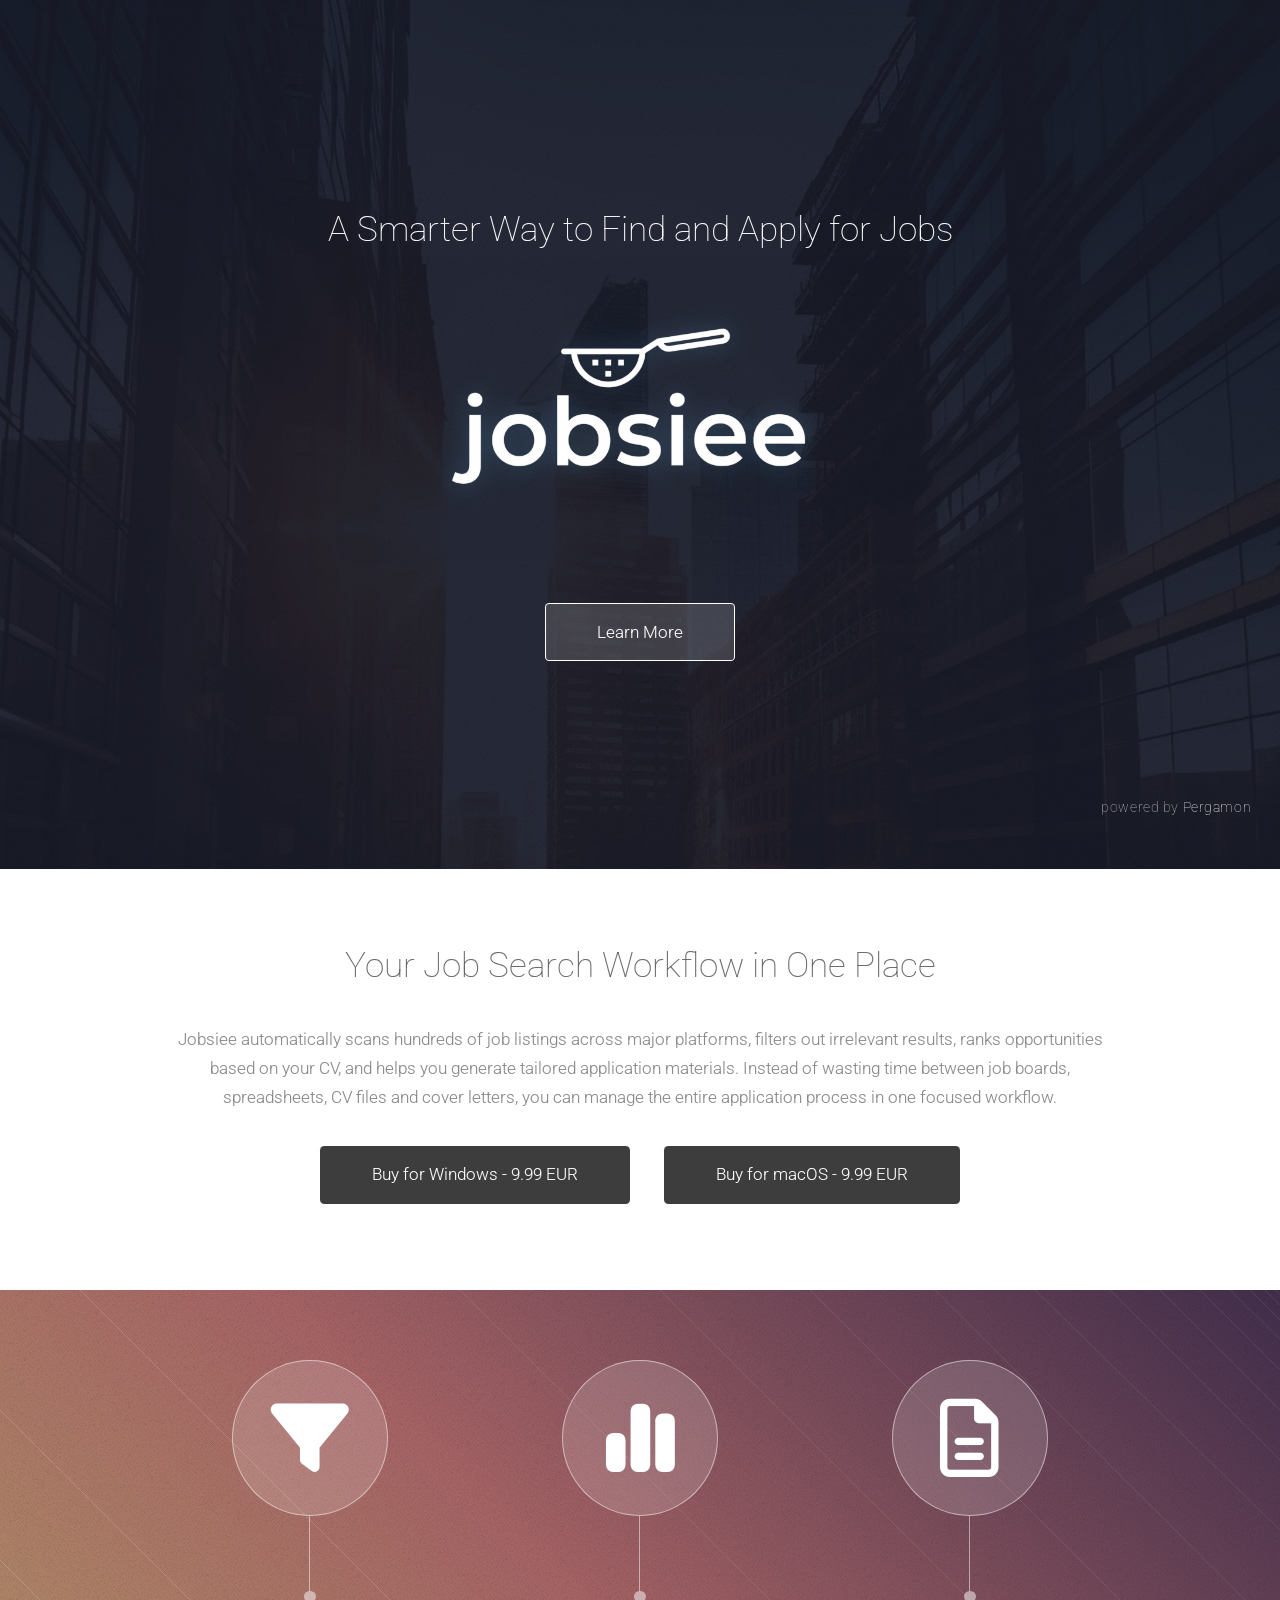
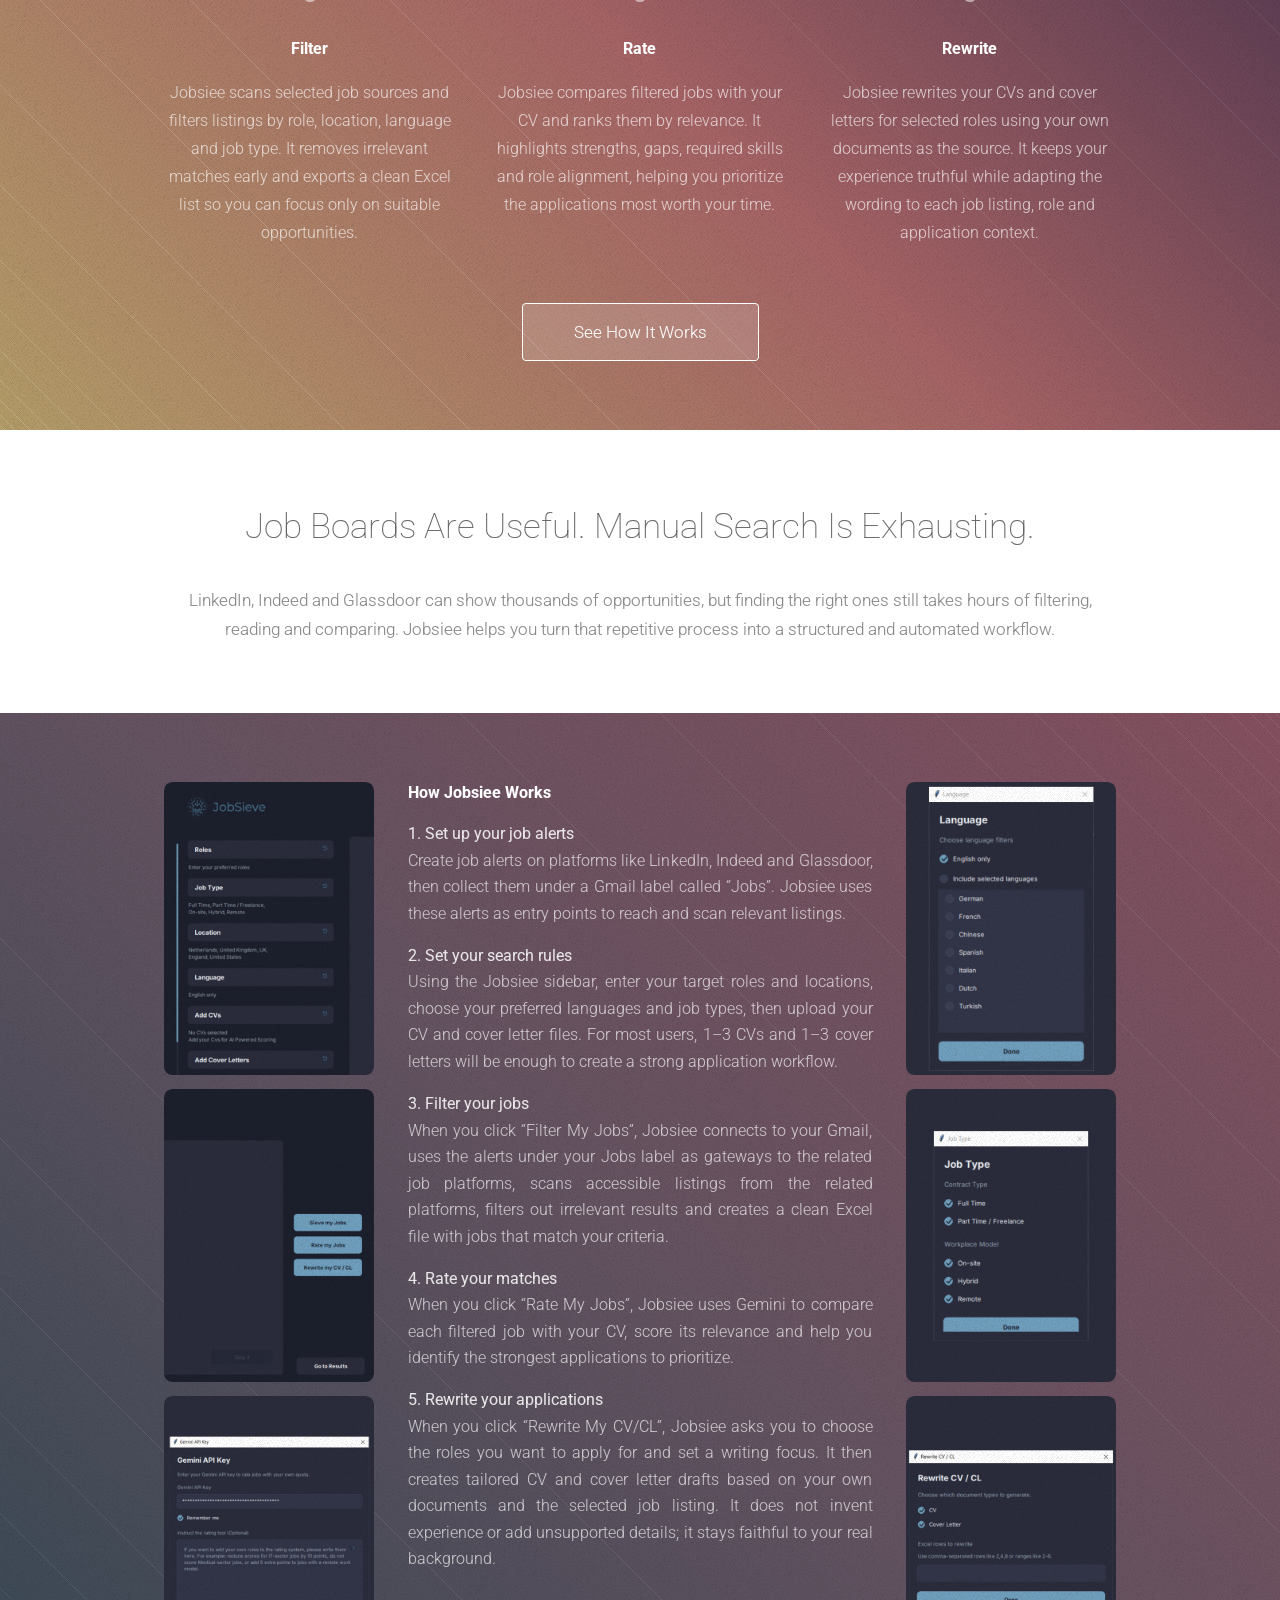
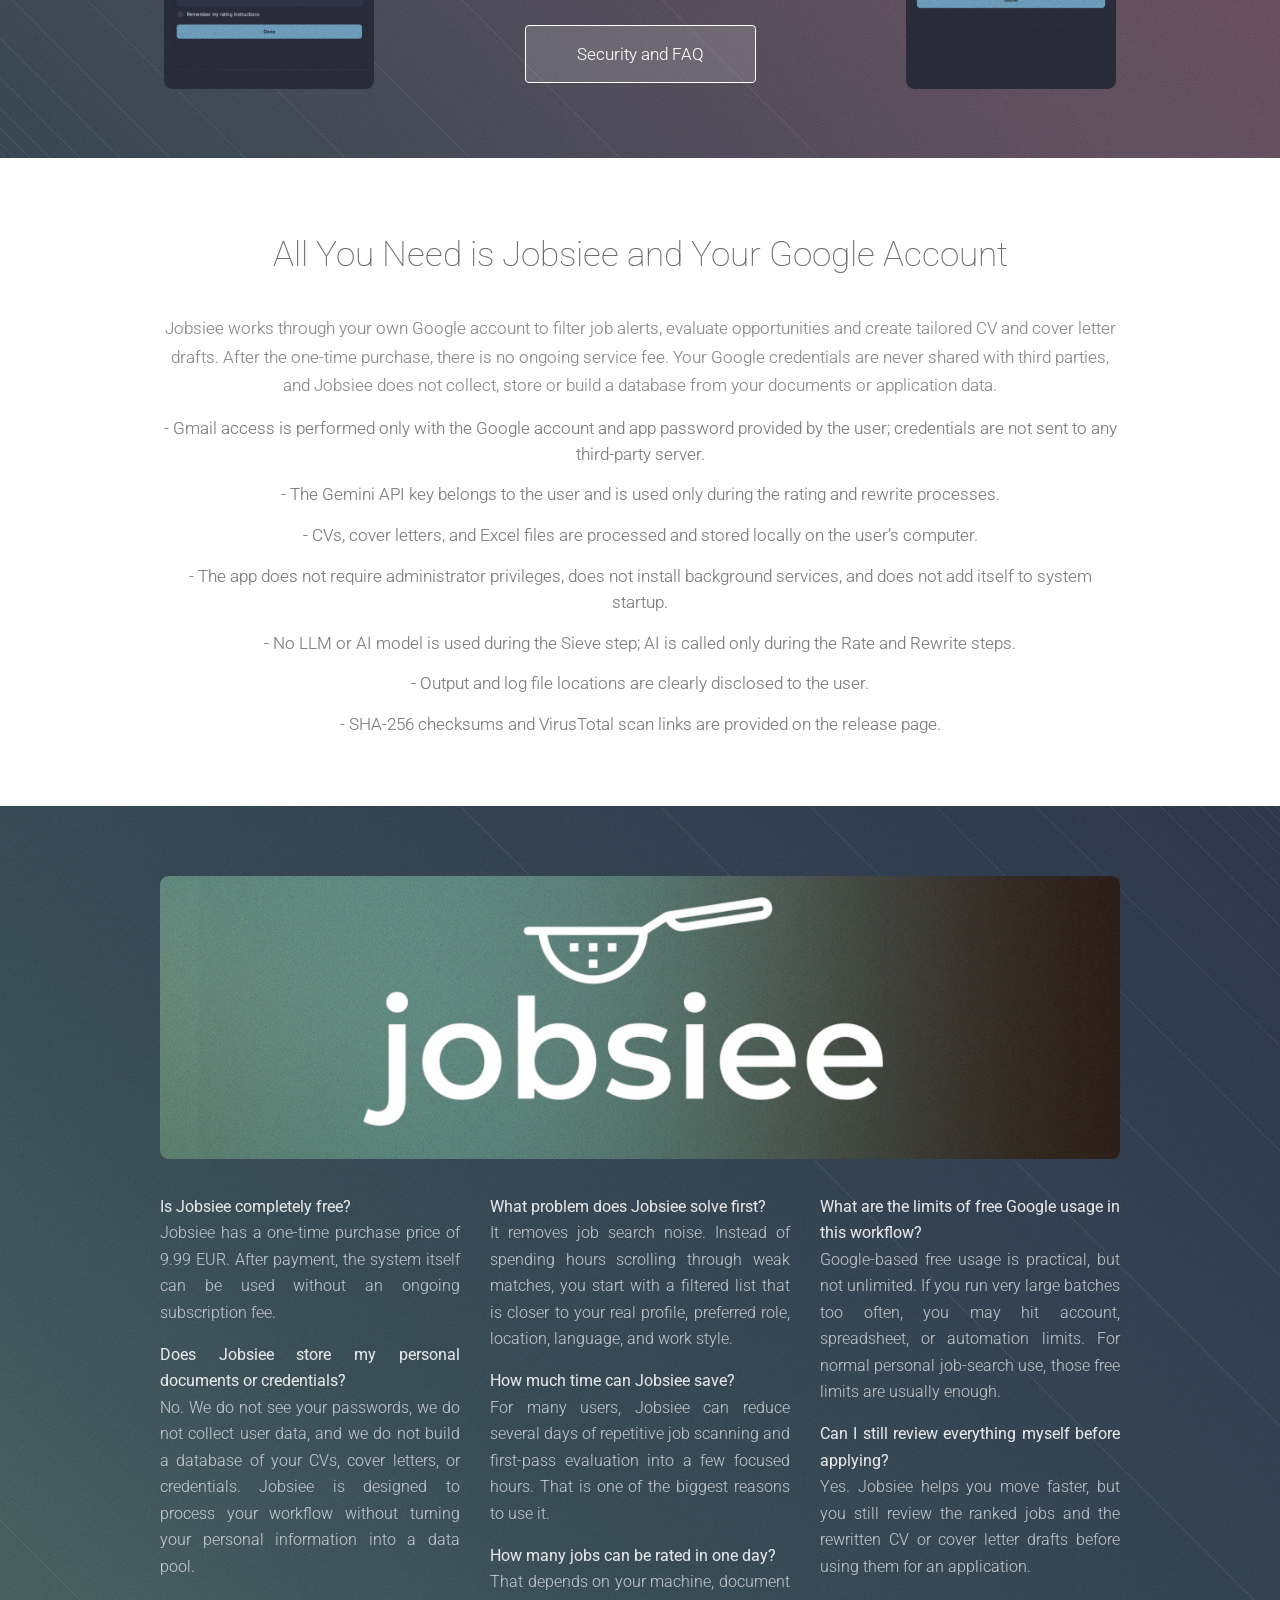
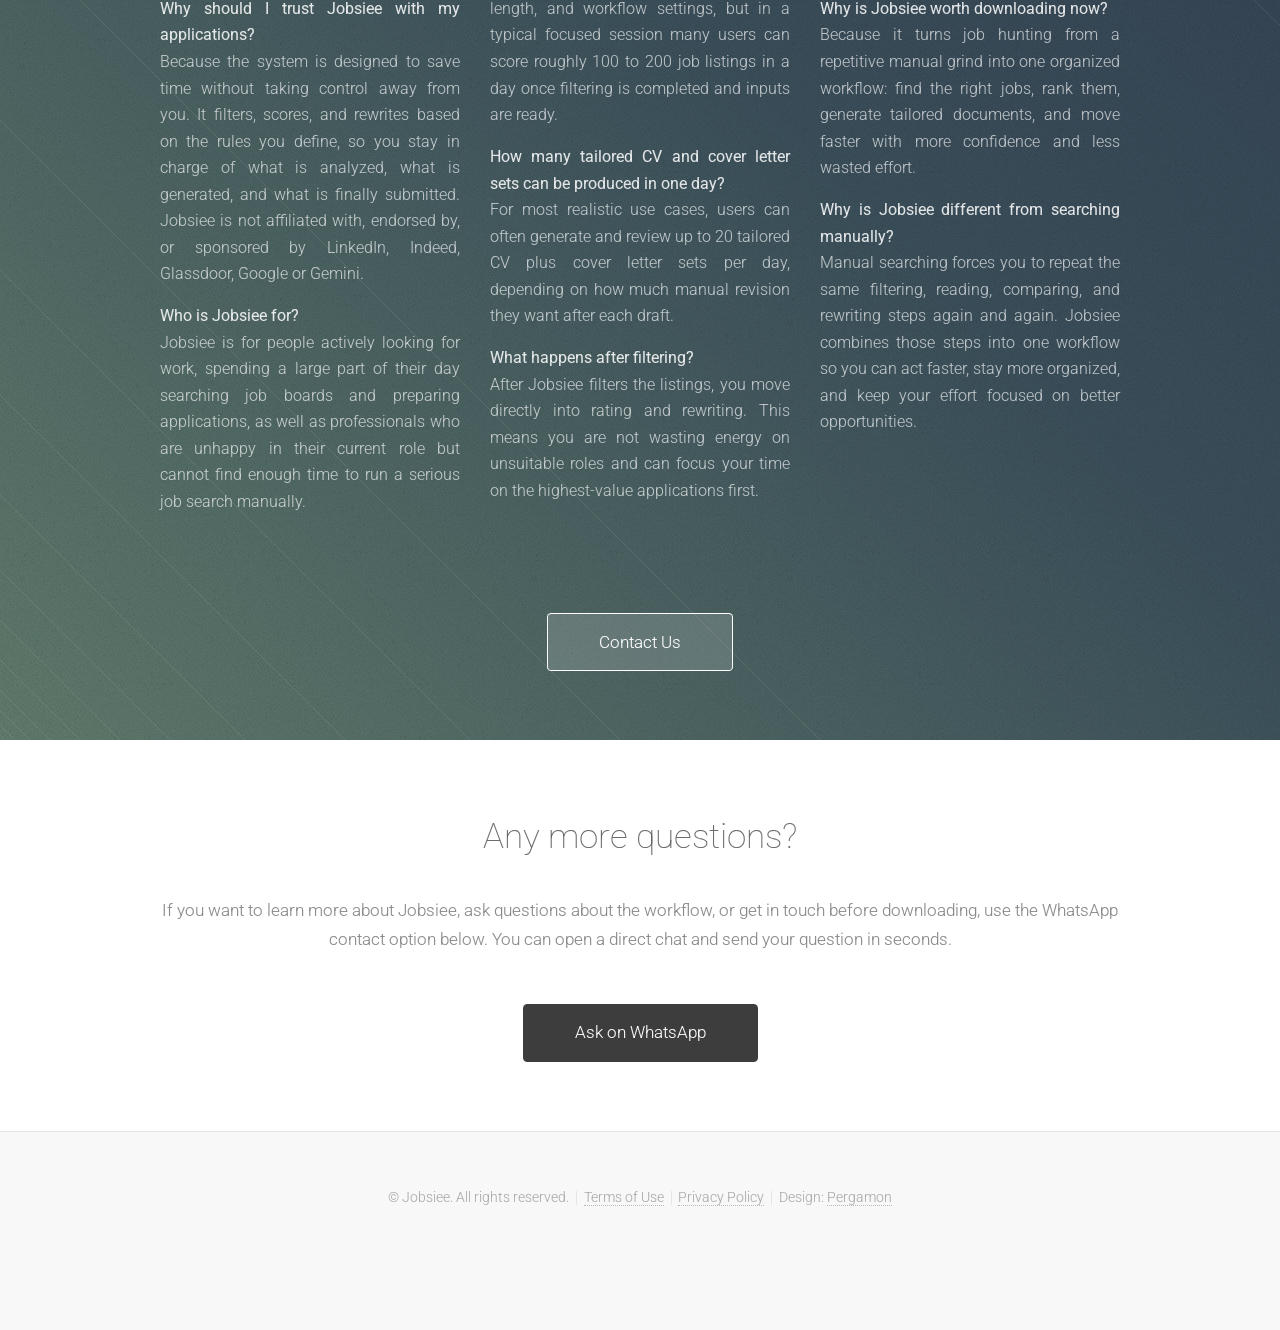
<file: index.html>
<!DOCTYPE HTML>
<!--
	Tessellate by HTML5 UP
	html5up.net | @ajlkn
	Free for personal and commercial use under the CCA 3.0 license (html5up.net/license)
-->
<html>
	<head>
		<title>Jobsiee – AI-Powered Job Assistant</title>
		<meta charset="utf-8" />
		<meta name="viewport" content="width=device-width, initial-scale=1, user-scalable=no" />
        <link rel="stylesheet" href="assets/css/main.css" />
		<link rel="stylesheet" href="https://cdnjs.cloudflare.com/ajax/libs/font-awesome/6.7.2/css/all.min.css" />
	</head>
	<body class="is-preload">

		<!-- Header -->
			<section id="header" class="dark">
				<header>
					<h1>A Smarter Way to Find and Apply for Jobs</h1>

					<img src="images/jobsiee logo alpha_00000.png" alt="jobsiee Logo" class="header-logo" />

					<p class="header-byline">powered by <a href="http://www.pergamonyapim.com">Pergamon</a></p>
				</header>
				<footer>
					<ul class="actions special header-actions">
						<li><a href="#" class="button">Download for Windows – €9.99</a></li>
						<li><a href="#first" class="button scrolly">Learn More</a></li>
						<li><a href="#" class="button">Download for macOS – €9.99</a></li>
					</ul>
				</footer>
			</section>

		<!-- First -->
			<section id="first" class="main">
				<header>
					<div class="container">
						<h2>Your Job Search Workflow in One Place</h2>
						<p>Jobsiee automatically scans hundreds of job listings across major platforms,
	filters out irrelevant results, ranks opportunities based on your CV,
	and helps you generate tailored application materials. Instead of wasting time
	between job boards, spreadsheets, CV files and cover letters, you can manage the
	entire application process in one focused workflow.</p>
						<ul class="actions special purchase-actions">
							<li><a href="#" class="button">Buy for Windows - 9.99 EUR</a></li>
							<li><a href="#" class="button">Buy for macOS - 9.99 EUR</a></li>
						</ul>
					</div>
				</header>
				<div class="content dark style1 featured">
					<div class="container">
						<div class="row style3-copy-row">
							<div class="col-4 col-12-narrow style3-intro-copy">
								<section class="feature-copy">
									<span class="feature-icon"><span class="icon fa-solid fa-filter"></span></span>
									<header>
										<h3>Filter</h3>
									</header>
									<p>Jobsiee scans selected job sources and filters listings by role, 
										location, language and job type. It removes irrelevant matches early and exports 
										a clean Excel list so you can focus only on suitable opportunities.</p>
								</section>
							</div>
							<div class="col-4 col-12-narrow style3-intro-copy">
								<section class="feature-copy">
									<span class="feature-icon"><span class="icon fa-solid fa-chart-simple"></span></span>
									<header>
										<h3>Rate</h3>
									</header>
									<p>Jobsiee compares filtered jobs with your CV and ranks them by relevance. 
										It highlights strengths, gaps, required skills and role alignment, 
										helping you prioritize the applications most worth your time.</p>
								</section>
							</div>
							<div class="col-4 col-12-narrow style3-intro-copy">
								<section class="feature-copy">
									<span class="feature-icon"><span class="icon fa-regular fa-file-lines"></span></span>
									<header>
										<h3>Rewrite</h3>
									</header>
									<p>Jobsiee rewrites your CVs and cover letters for selected roles using your own documents 
as the source. It keeps your experience truthful 
while adapting the wording to each job listing, role and application context.</p>
								</section>
							</div>
							<div class="col-12">
								<footer>
									<a href="#second" class="button scrolly">See How It Works</a>
								</footer>
							</div>
						</div>
					</div>
				</div>
			</section>

		<!-- Second -->
			<section id="second" class="main">
				<header>
					<div class="container">
						<h2>Job Boards Are Useful. Manual Search Is Exhausting.</h2>
						<p> LinkedIn, Indeed and Glassdoor can show thousands of opportunities, but finding 
							the right ones still takes hours of filtering, reading and comparing. 
							Jobsiee helps you turn that repetitive process into a structured and automated workflow.</p>
					</div>
				</header>
				<div class="content dark style2">
					<div class="container">
						<div class="row workflow-layout">
							<div class="col-3 col-12-narrow">
								<div class="workflow-images">
									<div><a href="#" class="image fit"><img src="images/ui1.png" alt="" /></a></div>
									<div><a href="#" class="image fit"><img src="images/ui2.png" alt="" /></a></div>
									<div><a href="#" class="image fit"><img src="images/ui5.png" alt="" /></a></div>
								</div>
							</div>
							<div class="col-6 col-12-narrow">
								<section class="workflow-copy">
									<h3>How Jobsiee Works</h3>

									<p><strong>1. Set up your job alerts</strong><br />
Create job alerts on platforms like LinkedIn, Indeed and Glassdoor, then collect them under a 
Gmail label called “Jobs”. Jobsiee uses these alerts as entry points to reach and scan relevant 
listings.</p>

<p><strong>2. Set your search rules</strong><br />
Using the Jobsiee sidebar, enter your target roles and locations, choose your preferred languages 
and job types, then upload your CV and cover letter files. For most users, 1–3 CVs and 1–3 cover 
letters will be enough to create a strong application workflow.</p>

<p><strong>3. Filter your jobs</strong><br />
When you click “Filter My Jobs”, Jobsiee connects to your Gmail, uses the alerts under your Jobs 
label as gateways to the related job platforms, scans accessible listings from the related platforms, 
filters out irrelevant results and creates a clean Excel file with jobs that match your criteria.</p>

<p><strong>4. Rate your matches</strong><br />
When you click “Rate My Jobs”, Jobsiee uses Gemini to compare each filtered job with your CV, 
score its relevance and help you identify the strongest applications to prioritize.</p>

<p><strong>5. Rewrite your applications</strong><br />
When you click “Rewrite My CV/CL”, Jobsiee asks you to choose the roles you want to apply for and 
set a writing focus. It then creates tailored CV and cover letter drafts based on your own documents 
and the selected job listing. It does not invent experience or add unsupported details; 
it stays faithful to your real background.</p>
									<footer>
										<a href="#third" class="button scrolly">Security and FAQ</a>
									</footer>
								</section>
							</div>
							<div class="col-3 col-12-narrow">
								<div class="workflow-images">
									<div><a href="#" class="image fit"><img src="images/ui4.png" alt="" /></a></div>
									<div><a href="#" class="image fit"><img src="images/ui3.png" alt="" /></a></div>
									<div><a href="#" class="image fit"><img src="images/ui6.png" alt="" /></a></div>
								</div>
							</div>
						</div>
					</div>
				</div>
			</section>

		<!-- Third -->
			<section id="third" class="main">
				<header>
					<div class="container">
						<h2>All You Need is Jobsiee and Your Google Account</h2>
						<p>Jobsiee works through your own Google account to filter job alerts, 
					    evaluate opportunities and create tailored CV and cover letter drafts. 
	After the one-time purchase, there is no ongoing service fee. 
	Your Google credentials are never shared with third parties, and Jobsiee does not collect, 
	store or build a database from your documents or application data.</p>
						<p class="header-footnote">- Gmail access is performed only with the Google account and app password provided by the user; credentials are not sent to any third-party server.</p>
						<p class="header-footnote">- The Gemini API key belongs to the user and is used only during the rating and rewrite processes.</p>
						<p class="header-footnote">- CVs, cover letters, and Excel files are processed and stored locally on the user’s computer.</p>
						<p class="header-footnote">- The app does not require administrator privileges, does not install background services, and does not add itself to system startup.</p>
						<p class="header-footnote">- No LLM or AI model is used during the Sieve step; AI is called only during the Rate and Rewrite steps.</p>
						<p class="header-footnote">- Output and log file locations are clearly disclosed to the user.</p>
						<p class="header-footnote">- SHA-256 checksums and VirusTotal scan links are provided on the release page.</p>
					</div>
				</header>
				<div class="content dark style3">
					<div class="container">
						<div class="image featured featured-logo-panel">
							<img src="images/pic07.jpg" alt="" />
							<img src="images/jobsiee logo alpha_00000.png" alt="jobsiee Logo" class="featured-overlay-logo" />
						</div>
						<div class="row">
							<div class="col-4 col-12-narrow style3-intro-copy">
								<p><strong>Is Jobsiee completely free?</strong><br />
								Jobsiee has a one-time purchase price of 9.99 EUR. After payment, the system
								itself can be used without an ongoing subscription fee.</p>
								<p><strong>Does Jobsiee store my personal documents or credentials?</strong><br />
								No. We do not see your passwords, we do not collect user data, and we do not build
								a database of your CVs, cover letters, or credentials. Jobsiee is designed to
								process your workflow without turning your personal information into a data pool.</p>
								<p><strong>Why should I trust Jobsiee with my applications?</strong><br />
								Because the system is designed to save time without taking control away from you.
								It filters, scores, and rewrites based on the rules you define, so you stay in
								charge of what is analyzed, what is generated, and what is finally submitted.
								Jobsiee is not affiliated with, endorsed by, or sponsored by LinkedIn, Indeed,
								Glassdoor, Google or Gemini.</p>
								<p><strong>Who is Jobsiee for?</strong><br />
								Jobsiee is for people actively looking for work, spending a large part of their
								day searching job boards and preparing applications, as well as professionals who
								are unhappy in their current role but cannot find enough time to run a serious job
								search manually.</p>
							</div>
							<div class="col-4 col-12-narrow">
								<p><strong>What problem does Jobsiee solve first?</strong><br />
								It removes job search noise. Instead of spending hours scrolling through weak
								matches, you start with a filtered list that is closer to your real profile,
								preferred role, location, language, and work style.</p>
								<p><strong>How much time can Jobsiee save?</strong><br />
								For many users, Jobsiee can reduce several days of repetitive job scanning and
								first-pass evaluation into a few focused hours. That is one of the biggest reasons
								to use it.</p>
								<p><strong>How many jobs can be rated in one day?</strong><br />
								That depends on your machine, document length, and workflow settings, but in a
								typical focused session many users can score roughly 100 to 200 job listings in a
								day once filtering is completed and inputs are ready.</p>
								<p><strong>How many tailored CV and cover letter sets can be produced in one day?</strong><br />
								For most realistic use cases, users can often generate and review up to 20
								tailored CV plus cover letter sets per day, depending on how much manual revision
								they want after each draft.</p>
								<p><strong>What happens after filtering?</strong><br />
								After Jobsiee filters the listings, you move directly into rating and rewriting.
								This means you are not wasting energy on unsuitable roles and can focus your time
								on the highest-value applications first.</p>
							</div>
							<div class="col-4 col-12-narrow">
								<p><strong>What are the limits of free Google usage in this workflow?</strong><br />
								Google-based free usage is practical, but not unlimited. If you run very large
								batches too often, you may hit account, spreadsheet, or automation limits. For
								normal personal job-search use, those free limits are usually enough.</p>
								<p><strong>Can I still review everything myself before applying?</strong><br />
								Yes. Jobsiee helps you move faster, but you still review the ranked jobs and the
								rewritten CV or cover letter drafts before using them for an application.</p>
								<p><strong>Why is Jobsiee worth downloading now?</strong><br />
								Because it turns job hunting from a repetitive manual grind into one organized
								workflow: find the right jobs, rank them, generate tailored documents, and move
								faster with more confidence and less wasted effort.</p>
								<p><strong>Why is Jobsiee different from searching manually?</strong><br />
								Manual searching forces you to repeat the same filtering, reading, comparing, and
								rewriting steps again and again. Jobsiee combines those steps into one workflow so
								you can act faster, stay more organized, and keep your effort focused on better
								opportunities.</p>
							</div>
							<div class="col-12">
								<footer class="style3-footer">
									<a href="#fourth" class="button scrolly">Contact Us</a>
								</footer>
							</div>
						</div>
					</div>
				</div>
			</section>

		<!-- Basic Elements -->
		<!--
			<section class="main">
				<header>
					<div class="container">
						<h2>A Whole Lotta Elements</h2>
						<p>General purpose elements for every general purpose. Or something like that.</p>
					</div>
				</header>
				<div class="content style1 dark">
					<div class="container">
						<section>
							<header>
								<h3>Paragraph</h3>
								<p>This is a byline</p>
							</header>
							<p>Phasellus nisl nisl, varius id <sup>porttitor sed pellentesque</sup> ac orci. Pellentesque
							habitant <strong>strong</strong> tristique <b>bold</b> et netus <i>italic</i> malesuada <em>emphasized</em> ac turpis egestas. Morbi
							leo suscipit ut. Praesent <sub>id turpis vitae</sub> turpis pretium ultricies. Vestibulum sit
							amet risus elit.</p>
						</section>
						<section>
							<header>
								<h3>Blockquote</h3>
							</header>
							<blockquote>Fringilla nisl. Donec accumsan interdum nisi, quis tincidunt felis sagittis eget.
							tempus euismod. Vestibulum ante ipsum primis in faucibus. Cras sit amet urna eros, id egestas
							tempus ante ipsum primis in faucibus orci luctus et ultrices.</blockquote>
						</section>
						<section>
							<header>
								<h3>Divider</h3>
							</header>
							<p>Donec consectetur <a href="#">vestibulum dolor et pulvinar</a>. Etiam vel felis enim, at viverra
							ligula. Ut porttitor sagittis lorem, quis eleifend nisi ornare vel. Praesent nec orci
							facilisis leo magna. Cras sit amet urna eros, id egestas urna. Quisque aliquam
							tempus euismod. Vestibulum ante ipsum primis in faucibus orci luctus et ultrices
							posuere cubilia.</p>
							<hr />
							<p>Donec consectetur vestibulum dolor et pulvinar. Etiam vel felis enim, at viverra
							ligula. Ut porttitor sagittis lorem, quis eleifend nisi ornare vel. Praesent nec orci
							facilisis leo magna. Cras sit amet urna eros, id egestas urna. Quisque aliquam
							tempus euismod. Vestibulum ante ipsum primis in faucibus orci luctus et ultrices
							posuere cubilia.</p>
						</section>
						<section>
							<header>
								<h3>Unordered List</h3>
							</header>
							<ul class="default">
								<li>Donec consectetur vestibulum dolor et vel felis enim at viverra ligula. Ut porttitor sagittis lorem.</li>
								<li>Donec consectetur vestibulum dolor et vel felis enim at viverra ligula. Ut porttitor sagittis lorem.</li>
								<li>Donec consectetur vestibulum dolor et vel felis enim at viverra ligula. Ut porttitor sagittis lorem.</li>
								<li>Donec consectetur vestibulum dolor et vel felis enim at viverra ligula. Ut porttitor sagittis lorem.</li>
							</ul>
						</section>
						<section>
							<header>
								<h3>Ordered List</h3>
							</header>
							<ol class="default">
								<li>Donec consectetur vestibulum dolor et vel felis enim at viverra ligula. Ut porttitor sagittis lorem.</li>
								<li>Donec consectetur vestibulum dolor et vel felis enim at viverra ligula. Ut porttitor sagittis lorem.</li>
								<li>Donec consectetur vestibulum dolor et vel felis enim at viverra ligula. Ut porttitor sagittis lorem.</li>
								<li>Donec consectetur vestibulum dolor et vel felis enim at viverra ligula. Ut porttitor sagittis lorem.</li>
							</ol>
						</section>
						<section>
							<header>
								<h3>Table</h3>
							</header>
							<div class="table-wrapper">
								<table class="default">
									<thead>
										<tr>
											<th>ID</th>
											<th>Name</th>
											<th>Description</th>
											<th>Price</th>
										</tr>
									</thead>
									<tbody>
										<tr>
											<td>00001</td>
											<td>Lorem ipsum dolor</td>
											<td>Ut porttitor sagittis lorem quis nisi ornare.</td>
											<td>29.99</td>
										</tr>
										<tr>
											<td>00002</td>
											<td>Sit amet nullam</td>
											<td>Ut porttitor sagittis lorem quis nisi ornare.</td>
											<td>19.99</td>
										</tr>
										<tr>
											<td>00003</td>
											<td>Feugiat felis viverra</td>
											<td>Ut porttitor sagittis lorem quis nisi ornare.</td>
											<td>29.99</td>
										</tr>
										<tr>
											<td>00004</td>
											<td>Sagittis enim felis</td>
											<td>Ut porttitor sagittis lorem quis nisi ornare.</td>
											<td>19.99</td>
										</tr>
										<tr>
											<td>00005</td>
											<td>Nullam sed vestibulum</td>
											<td>Ut porttitor sagittis lorem quis nisi ornare.</td>
											<td>19.99</td>
										</tr>
									</tbody>
									<tfoot>
										<tr>
											<td colspan="3"></td>
											<td>100.00</td>
										</tr>
									</tfoot>
								</table>
							</div>
						</section>
						<section>
							<header>
								<h3>Form</h3>
							</header>
							<form method="post" action="#">
								<div class="row gtr-50">
									<div class="col-6 col-12-narrow">
										<input type="text" name="name" id="name" value="" placeholder="John Doe" />
									</div>
									<div class="col-6 col-12-narrow">
										<input type="text" name="email" id="email" value="" placeholder="johndoe@domain.tld" />
									</div>
									<div class="col-12">
										<div class="select" tabindex="-1">
											<select name="department" id="department">
												<option value="">Choose a department</option>
												<option value="1">Manufacturing</option>
												<option value="2">Administration</option>
												<option value="3">Support</option>
											</select>
										</div>
									</div>
									<div class="col-12">
										<input type="text" name="subject" id="subject" value="" placeholder="Enter your subject" />
									</div>
									<div class="col-12">
										<textarea name="message" id="message" placeholder="Enter your message"></textarea>
									</div>
									<div class="col-12">
										<ul class="actions">
											<li><input type="submit" class="button" value="Send Message" /></li>
											<li><input type="reset" class="button alt" value="Clear Form" /></li>
										</ul>
									</div>
								</div>
							</form>
						</section>
					</div>
				</div>
			</section>
		-->

		<!-- Fourth -->
			<section id="fourth" class="main">
				<header>
					<div class="container">
						<h2>Any more questions?</h2>
						<p>If you want to learn more about Jobsiee, ask questions about the workflow, 
							or get in touch before downloading, use the WhatsApp contact option below. 
							You can open a direct chat and send your question in seconds.</p>
					</div>
				</header>
				<div class="content style4 featured">
					<div class="container medium">
						<section class="whatsapp-contact" data-phone="+905366536638" data-message="Hello, I would like to learn more about Jobsiee.">
							<ul class="actions special whatsapp-actions">
								<li><a href="#" class="button" id="whatsapp-link">Ask on WhatsApp</a></li>
							</ul>
						</section>
					</div>
				</div>
			</section>

		<!-- Footer -->
			<section id="footer">
				<ul class="icons">
					<li><a href="#" class="icon brands fa-twitter"><span class="label">Twitter</span></a></li>
					<li><a href="#" class="icon brands fa-facebook-f"><span class="label">Facebook</span></a></li>
					<li><a href="#" class="icon brands fa-instagram"><span class="label">Instagram</span></a></li>
					<li><a href="#" class="icon brands fa-dribbble"><span class="label">Dribbble</span></a></li>
					<li><a href="#" class="icon brands fa-github"><span class="label">GitHub</span></a></li>
				</ul>
				<div class="copyright">
					<ul class="menu">
						<li>&copy; Jobsiee. All rights reserved.</li><li><a href="termsofuse_privacypolicy/terms-of-use.html">Terms of Use</a></li><li><a href="termsofuse_privacypolicy/privacy-policy.html">Privacy Policy</a></li><li>Design: <a href="http://www.pergamonyapim.com">Pergamon</a></li>
					</ul>
				</div>
			</section>

		<!-- Scripts -->
			<script src="assets/js/jquery.min.js"></script>
			<script src="assets/js/jquery.scrolly.min.js"></script>
			<script src="assets/js/browser.min.js"></script>
			<script src="assets/js/breakpoints.min.js"></script>
			<script src="assets/js/util.js"></script>
			<script src="assets/js/main.js"></script>
			<script src="assets/js/whatsapp-contact.js"></script>

	</body>
</html>
</file>
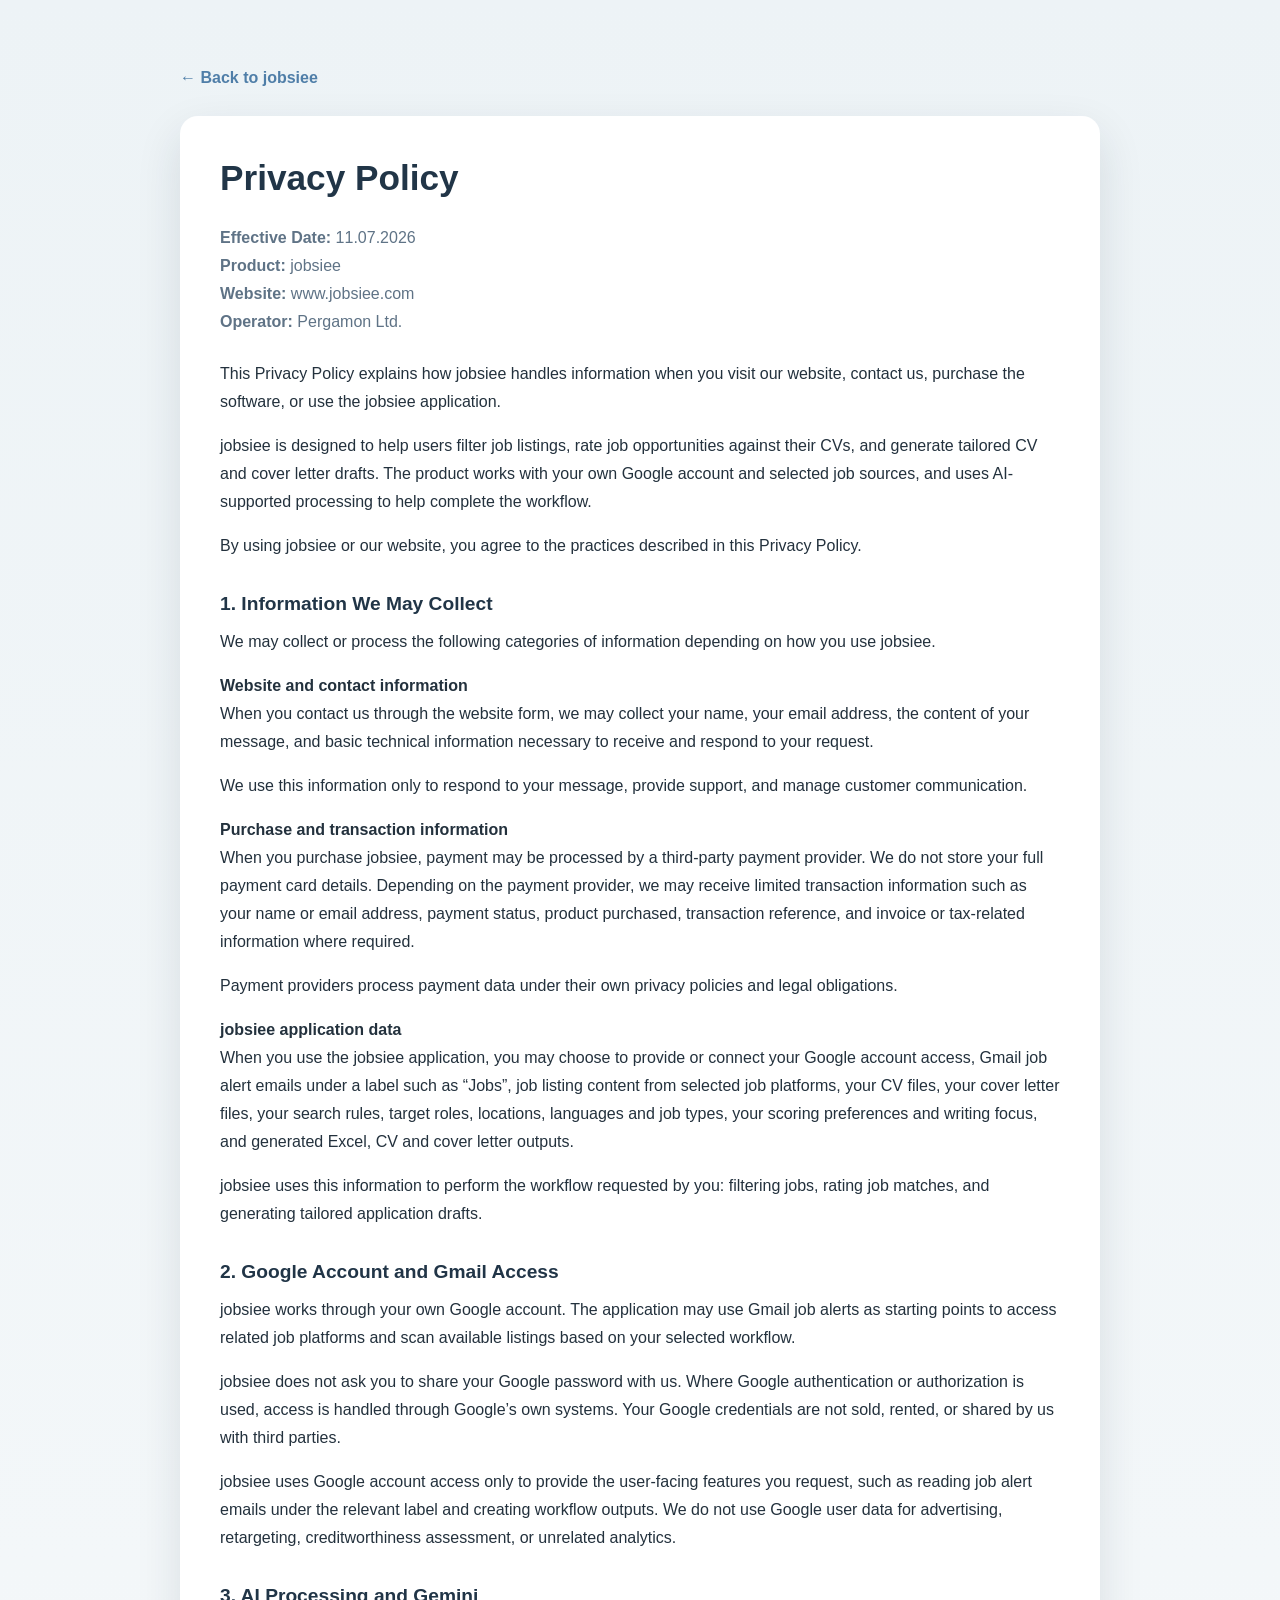
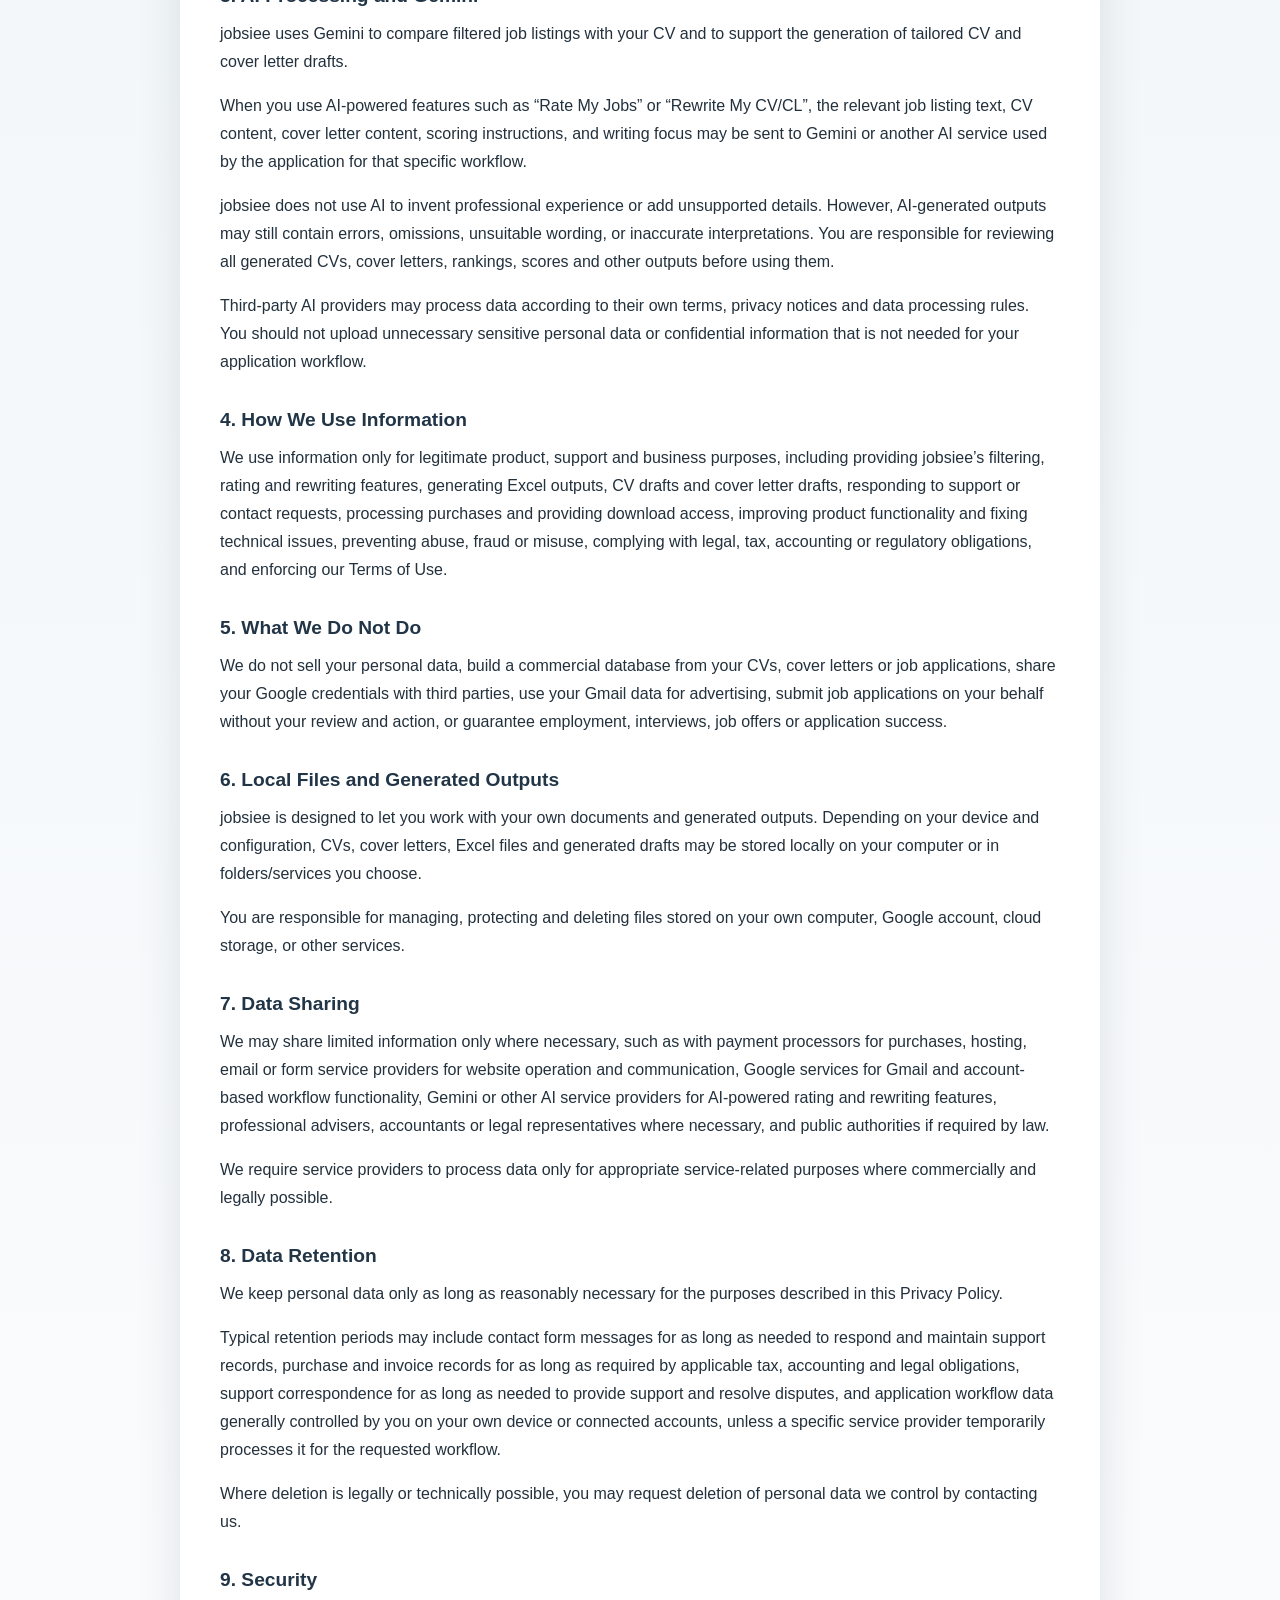
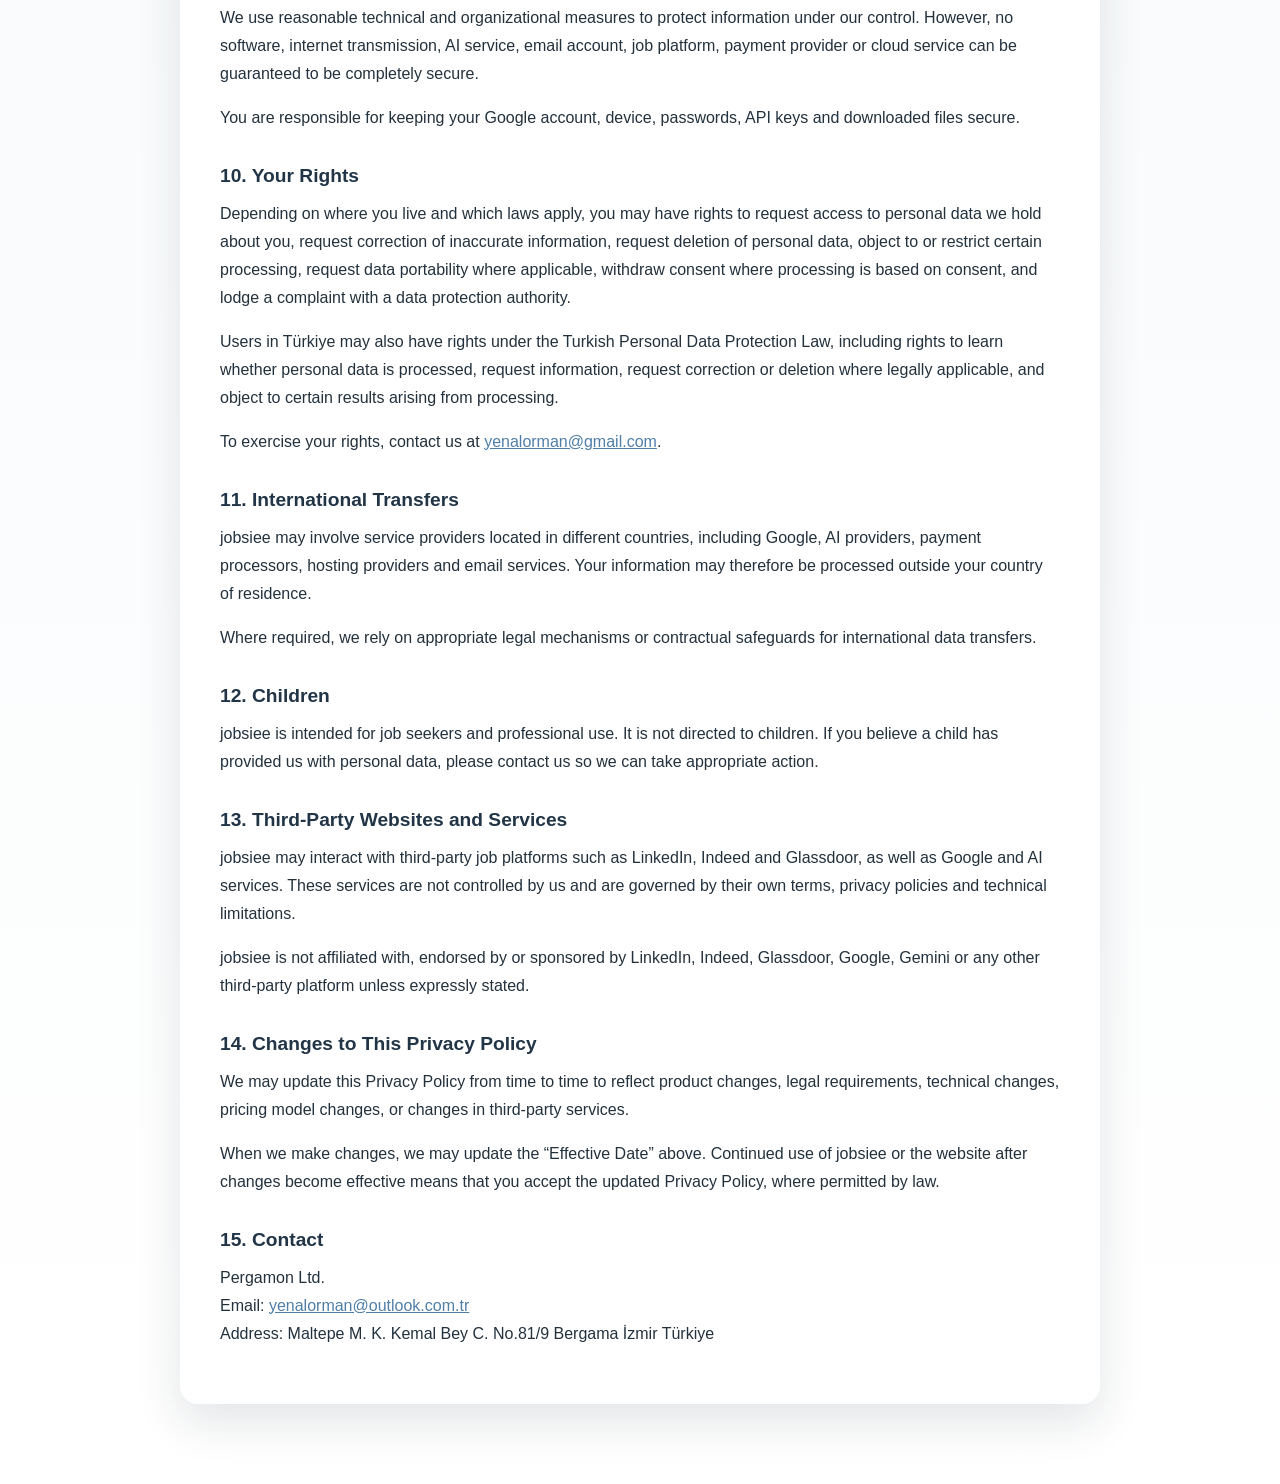
<file: termsofuse_privacypolicy/privacy-policy.html>
<!DOCTYPE HTML>
<html>
	<head>
		<title>jobsiee Privacy Policy</title>
		<meta charset="utf-8" />
		<meta name="viewport" content="width=device-width, initial-scale=1, user-scalable=no" />
		<style>
			body {
				margin: 0;
				font-family: "Segoe UI", Tahoma, Geneva, Verdana, sans-serif;
				line-height: 1.75;
				color: #23313d;
				background: linear-gradient(180deg, #edf3f6 0%, #ffffff 100%);
			}

			.page {
				max-width: 920px;
				margin: 0 auto;
				padding: 4rem 1.5rem 5rem;
			}

			.card {
				background: #ffffff;
				border-radius: 18px;
				box-shadow: 0 18px 45px rgba(23, 40, 56, 0.12);
				padding: 2.5rem;
			}

			h1, h2 {
				color: #213547;
				line-height: 1.25;
			}

			h1 {
				margin-top: 0;
				font-size: 2.2rem;
			}

			h2 {
				margin: 2rem 0 0.75rem;
				font-size: 1.2rem;
			}

			p {
				margin: 0 0 1rem;
				font-size: 1rem;
			}

			.meta {
				color: #5f7386;
				margin-bottom: 1.5rem;
			}

			ul {
				margin: 0 0 1rem 1.25rem;
			}

			a {
				color: #4f7ea8;
			}

			.back-link {
				display: inline-block;
				margin-bottom: 1.5rem;
				text-decoration: none;
				font-weight: 600;
			}
		</style>
	</head>
	<body>
		<div class="page">
			<a class="back-link" href="../index.html">&larr; Back to jobsiee</a>
			<div class="card">
				<h1>Privacy Policy</h1>
				<p class="meta"><strong>Effective Date:</strong> 11.07.2026<br />
				<strong>Product:</strong> jobsiee<br />
				<strong>Website:</strong> www.jobsiee.com<br />
				<strong>Operator:</strong> Pergamon Ltd.</p>

				<p>This Privacy Policy explains how jobsiee handles information when you visit our website, contact us, purchase the software, or use the jobsiee application.</p>
				<p>jobsiee is designed to help users filter job listings, rate job opportunities against their CVs, and generate tailored CV and cover letter drafts. The product works with your own Google account and selected job sources, and uses AI-supported processing to help complete the workflow.</p>
				<p>By using jobsiee or our website, you agree to the practices described in this Privacy Policy.</p>

				<h2>1. Information We May Collect</h2>
				<p>We may collect or process the following categories of information depending on how you use jobsiee.</p>
				<p><strong>Website and contact information</strong><br />
				When you contact us through the website form, we may collect your name, your email address, the content of your message, and basic technical information necessary to receive and respond to your request.</p>
				<p>We use this information only to respond to your message, provide support, and manage customer communication.</p>
				<p><strong>Purchase and transaction information</strong><br />
				When you purchase jobsiee, payment may be processed by a third-party payment provider. We do not store your full payment card details. Depending on the payment provider, we may receive limited transaction information such as your name or email address, payment status, product purchased, transaction reference, and invoice or tax-related information where required.</p>
				<p>Payment providers process payment data under their own privacy policies and legal obligations.</p>
				<p><strong>jobsiee application data</strong><br />
				When you use the jobsiee application, you may choose to provide or connect your Google account access, Gmail job alert emails under a label such as “Jobs”, job listing content from selected job platforms, your CV files, your cover letter files, your search rules, target roles, locations, languages and job types, your scoring preferences and writing focus, and generated Excel, CV and cover letter outputs.</p>
				<p>jobsiee uses this information to perform the workflow requested by you: filtering jobs, rating job matches, and generating tailored application drafts.</p>

				<h2>2. Google Account and Gmail Access</h2>
				<p>jobsiee works through your own Google account. The application may use Gmail job alerts as starting points to access related job platforms and scan available listings based on your selected workflow.</p>
				<p>jobsiee does not ask you to share your Google password with us. Where Google authentication or authorization is used, access is handled through Google’s own systems. Your Google credentials are not sold, rented, or shared by us with third parties.</p>
				<p>jobsiee uses Google account access only to provide the user-facing features you request, such as reading job alert emails under the relevant label and creating workflow outputs. We do not use Google user data for advertising, retargeting, creditworthiness assessment, or unrelated analytics.</p>

				<h2>3. AI Processing and Gemini</h2>
				<p>jobsiee uses Gemini to compare filtered job listings with your CV and to support the generation of tailored CV and cover letter drafts.</p>
				<p>When you use AI-powered features such as “Rate My Jobs” or “Rewrite My CV/CL”, the relevant job listing text, CV content, cover letter content, scoring instructions, and writing focus may be sent to Gemini or another AI service used by the application for that specific workflow.</p>
				<p>jobsiee does not use AI to invent professional experience or add unsupported details. However, AI-generated outputs may still contain errors, omissions, unsuitable wording, or inaccurate interpretations. You are responsible for reviewing all generated CVs, cover letters, rankings, scores and other outputs before using them.</p>
				<p>Third-party AI providers may process data according to their own terms, privacy notices and data processing rules. You should not upload unnecessary sensitive personal data or confidential information that is not needed for your application workflow.</p>

				<h2>4. How We Use Information</h2>
				<p>We use information only for legitimate product, support and business purposes, including providing jobsiee’s filtering, rating and rewriting features, generating Excel outputs, CV drafts and cover letter drafts, responding to support or contact requests, processing purchases and providing download access, improving product functionality and fixing technical issues, preventing abuse, fraud or misuse, complying with legal, tax, accounting or regulatory obligations, and enforcing our Terms of Use.</p>

				<h2>5. What We Do Not Do</h2>
				<p>We do not sell your personal data, build a commercial database from your CVs, cover letters or job applications, share your Google credentials with third parties, use your Gmail data for advertising, submit job applications on your behalf without your review and action, or guarantee employment, interviews, job offers or application success.</p>

				<h2>6. Local Files and Generated Outputs</h2>
				<p>jobsiee is designed to let you work with your own documents and generated outputs. Depending on your device and configuration, CVs, cover letters, Excel files and generated drafts may be stored locally on your computer or in folders/services you choose.</p>
				<p>You are responsible for managing, protecting and deleting files stored on your own computer, Google account, cloud storage, or other services.</p>

				<h2>7. Data Sharing</h2>
				<p>We may share limited information only where necessary, such as with payment processors for purchases, hosting, email or form service providers for website operation and communication, Google services for Gmail and account-based workflow functionality, Gemini or other AI service providers for AI-powered rating and rewriting features, professional advisers, accountants or legal representatives where necessary, and public authorities if required by law.</p>
				<p>We require service providers to process data only for appropriate service-related purposes where commercially and legally possible.</p>

				<h2>8. Data Retention</h2>
				<p>We keep personal data only as long as reasonably necessary for the purposes described in this Privacy Policy.</p>
				<p>Typical retention periods may include contact form messages for as long as needed to respond and maintain support records, purchase and invoice records for as long as required by applicable tax, accounting and legal obligations, support correspondence for as long as needed to provide support and resolve disputes, and application workflow data generally controlled by you on your own device or connected accounts, unless a specific service provider temporarily processes it for the requested workflow.</p>
				<p>Where deletion is legally or technically possible, you may request deletion of personal data we control by contacting us.</p>

				<h2>9. Security</h2>
				<p>We use reasonable technical and organizational measures to protect information under our control. However, no software, internet transmission, AI service, email account, job platform, payment provider or cloud service can be guaranteed to be completely secure.</p>
				<p>You are responsible for keeping your Google account, device, passwords, API keys and downloaded files secure.</p>

				<h2>10. Your Rights</h2>
				<p>Depending on where you live and which laws apply, you may have rights to request access to personal data we hold about you, request correction of inaccurate information, request deletion of personal data, object to or restrict certain processing, request data portability where applicable, withdraw consent where processing is based on consent, and lodge a complaint with a data protection authority.</p>
				<p>Users in Türkiye may also have rights under the Turkish Personal Data Protection Law, including rights to learn whether personal data is processed, request information, request correction or deletion where legally applicable, and object to certain results arising from processing.</p>
				<p>To exercise your rights, contact us at <a href="mailto:yenalorman@gmail.com">yenalorman@gmail.com</a>.</p>

				<h2>11. International Transfers</h2>
				<p>jobsiee may involve service providers located in different countries, including Google, AI providers, payment processors, hosting providers and email services. Your information may therefore be processed outside your country of residence.</p>
				<p>Where required, we rely on appropriate legal mechanisms or contractual safeguards for international data transfers.</p>

				<h2>12. Children</h2>
				<p>jobsiee is intended for job seekers and professional use. It is not directed to children. If you believe a child has provided us with personal data, please contact us so we can take appropriate action.</p>

				<h2>13. Third-Party Websites and Services</h2>
				<p>jobsiee may interact with third-party job platforms such as LinkedIn, Indeed and Glassdoor, as well as Google and AI services. These services are not controlled by us and are governed by their own terms, privacy policies and technical limitations.</p>
				<p>jobsiee is not affiliated with, endorsed by or sponsored by LinkedIn, Indeed, Glassdoor, Google, Gemini or any other third-party platform unless expressly stated.</p>

				<h2>14. Changes to This Privacy Policy</h2>
				<p>We may update this Privacy Policy from time to time to reflect product changes, legal requirements, technical changes, pricing model changes, or changes in third-party services.</p>
				<p>When we make changes, we may update the “Effective Date” above. Continued use of jobsiee or the website after changes become effective means that you accept the updated Privacy Policy, where permitted by law.</p>

				<h2>15. Contact</h2>
				<p>Pergamon Ltd.<br />
				Email: <a href="mailto:yenalorman@outlook.com.tr">yenalorman@outlook.com.tr</a><br />
				Address: Maltepe M. K. Kemal Bey C. No.81/9 Bergama İzmir Türkiye</p>
			</div>
		</div>
	</body>
</html>
</file>
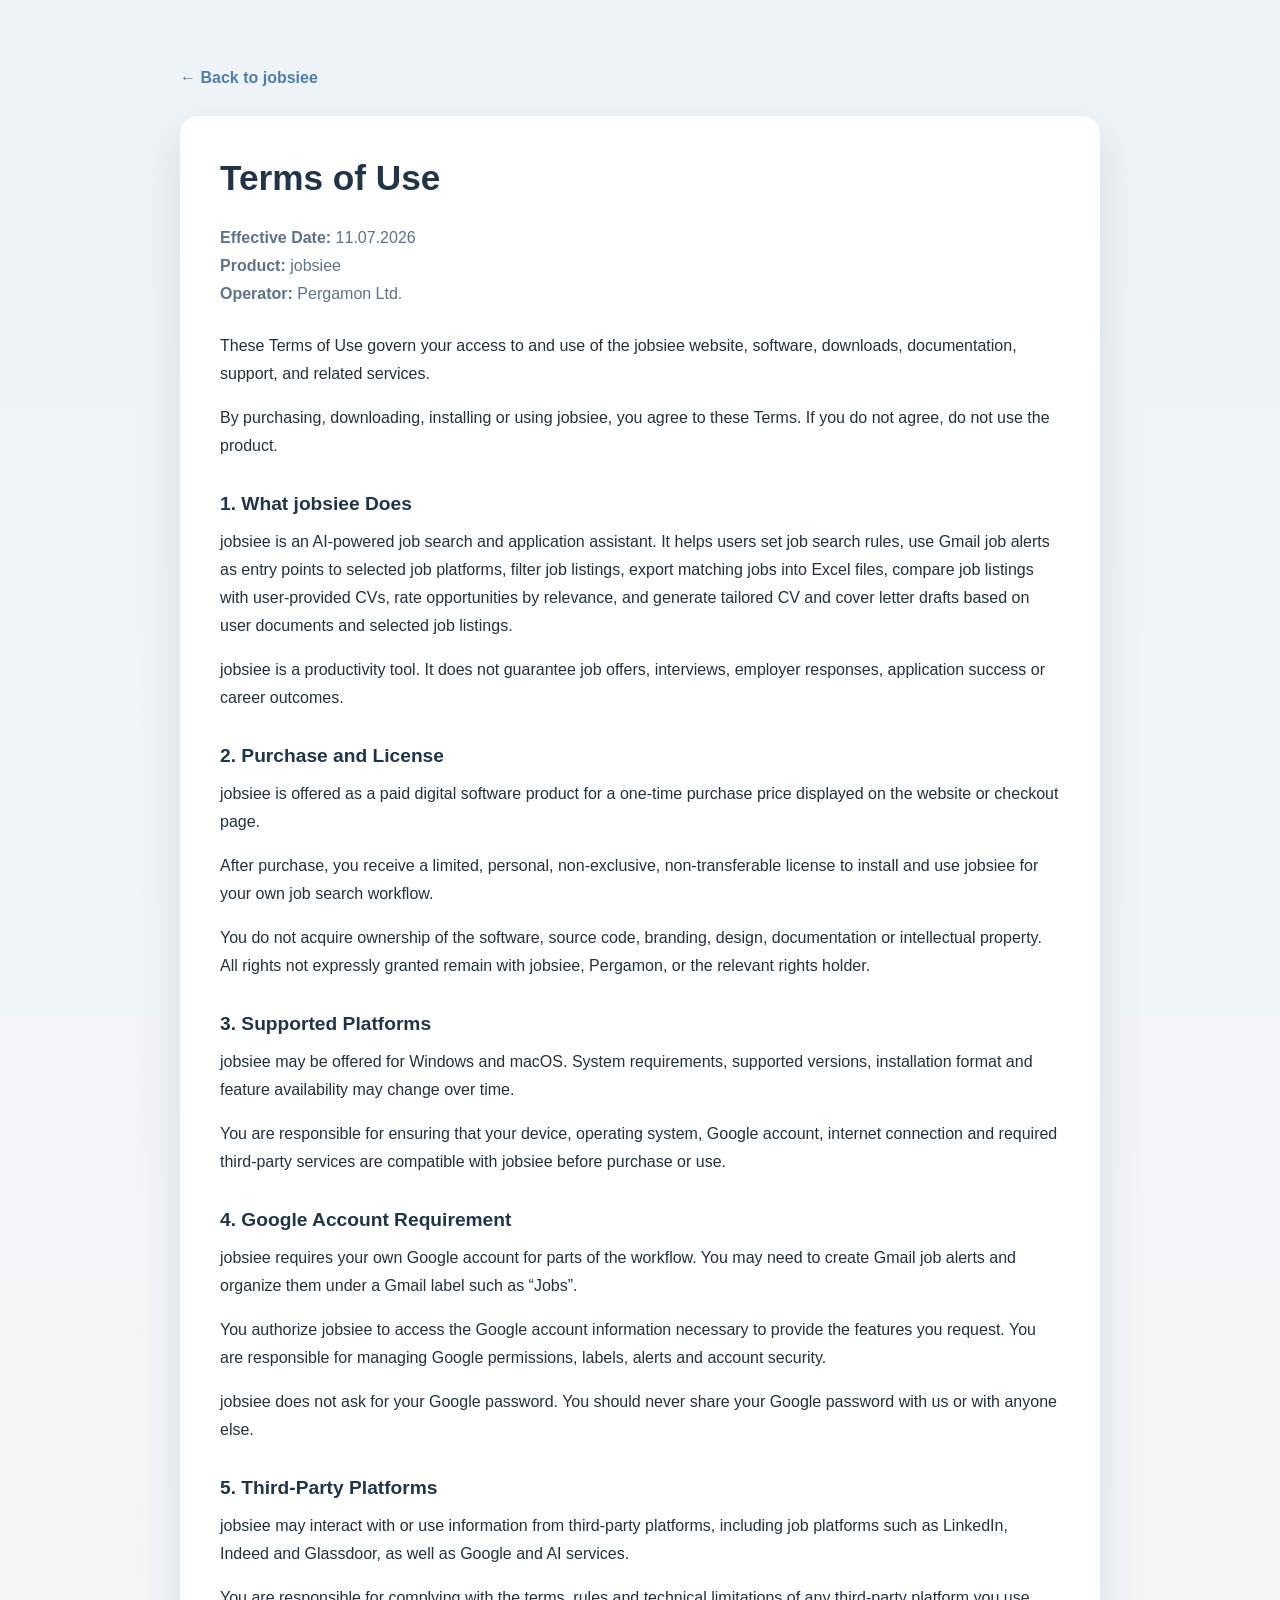
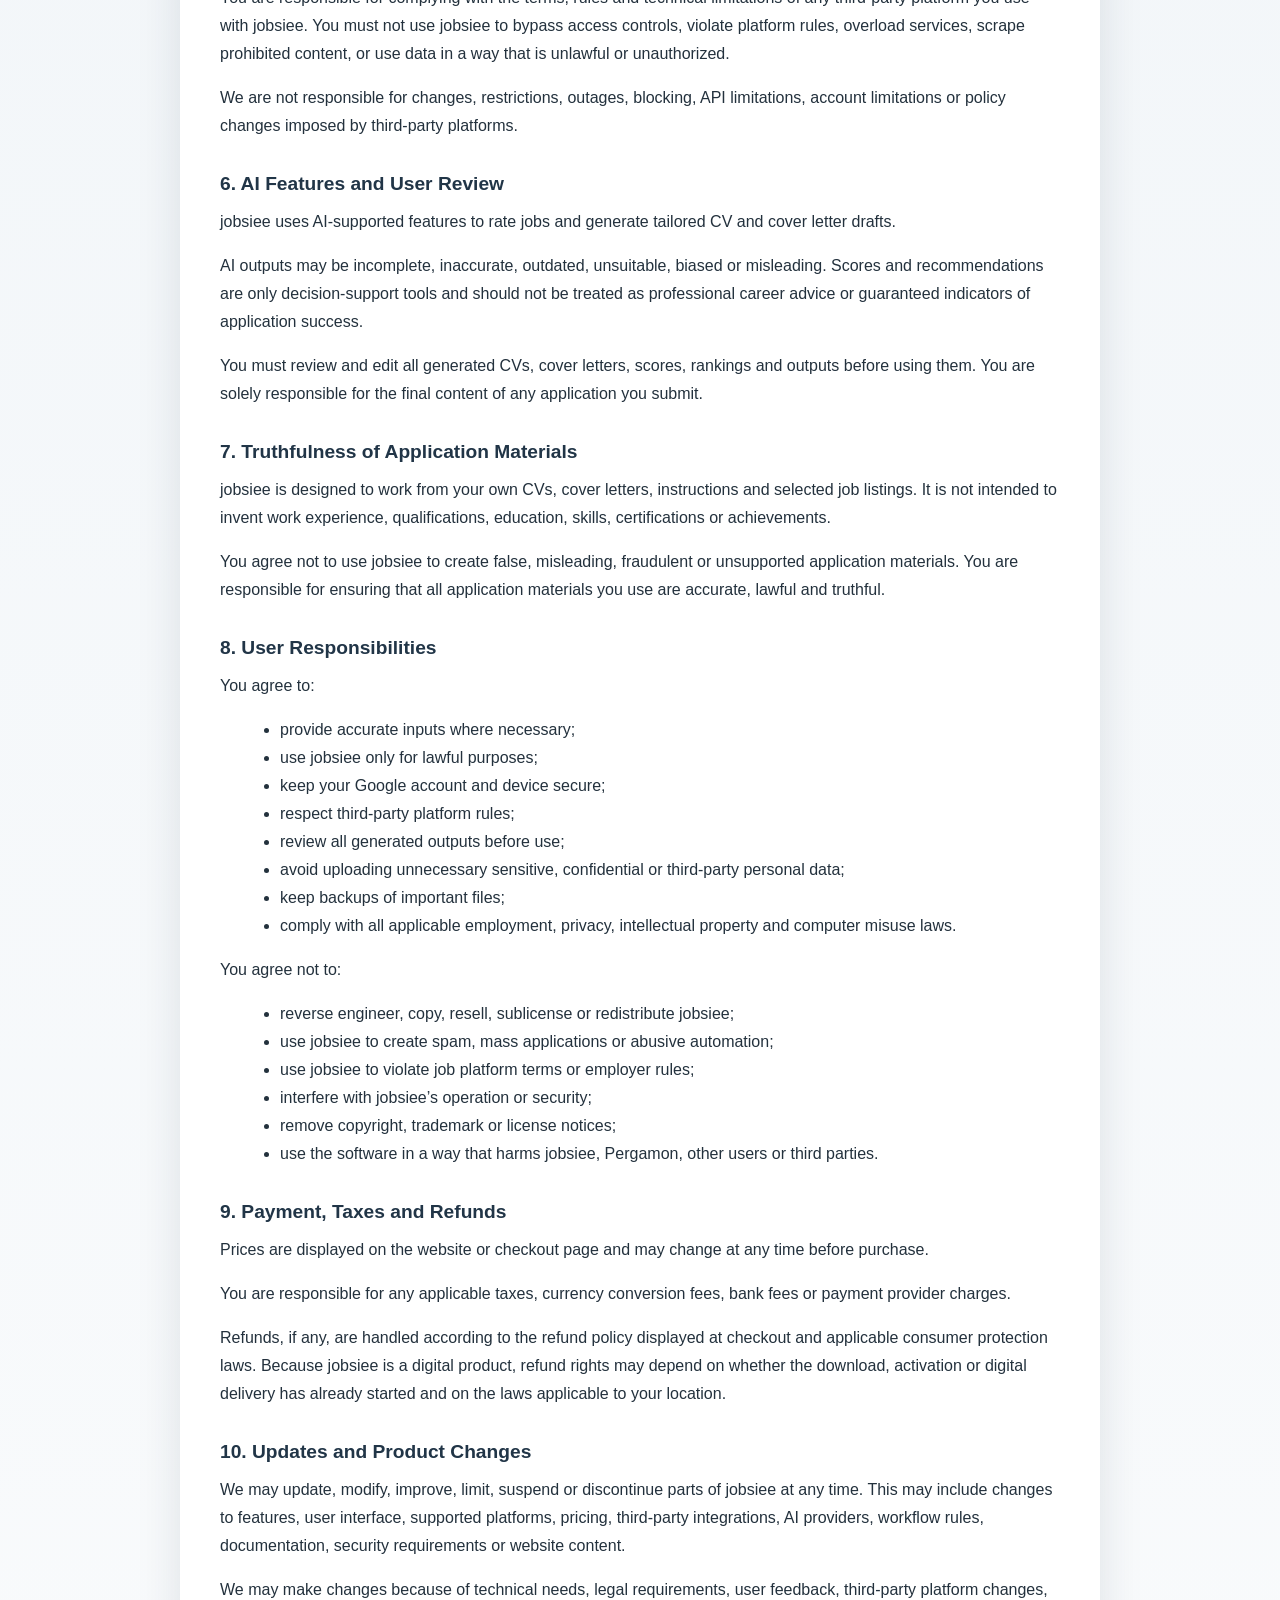
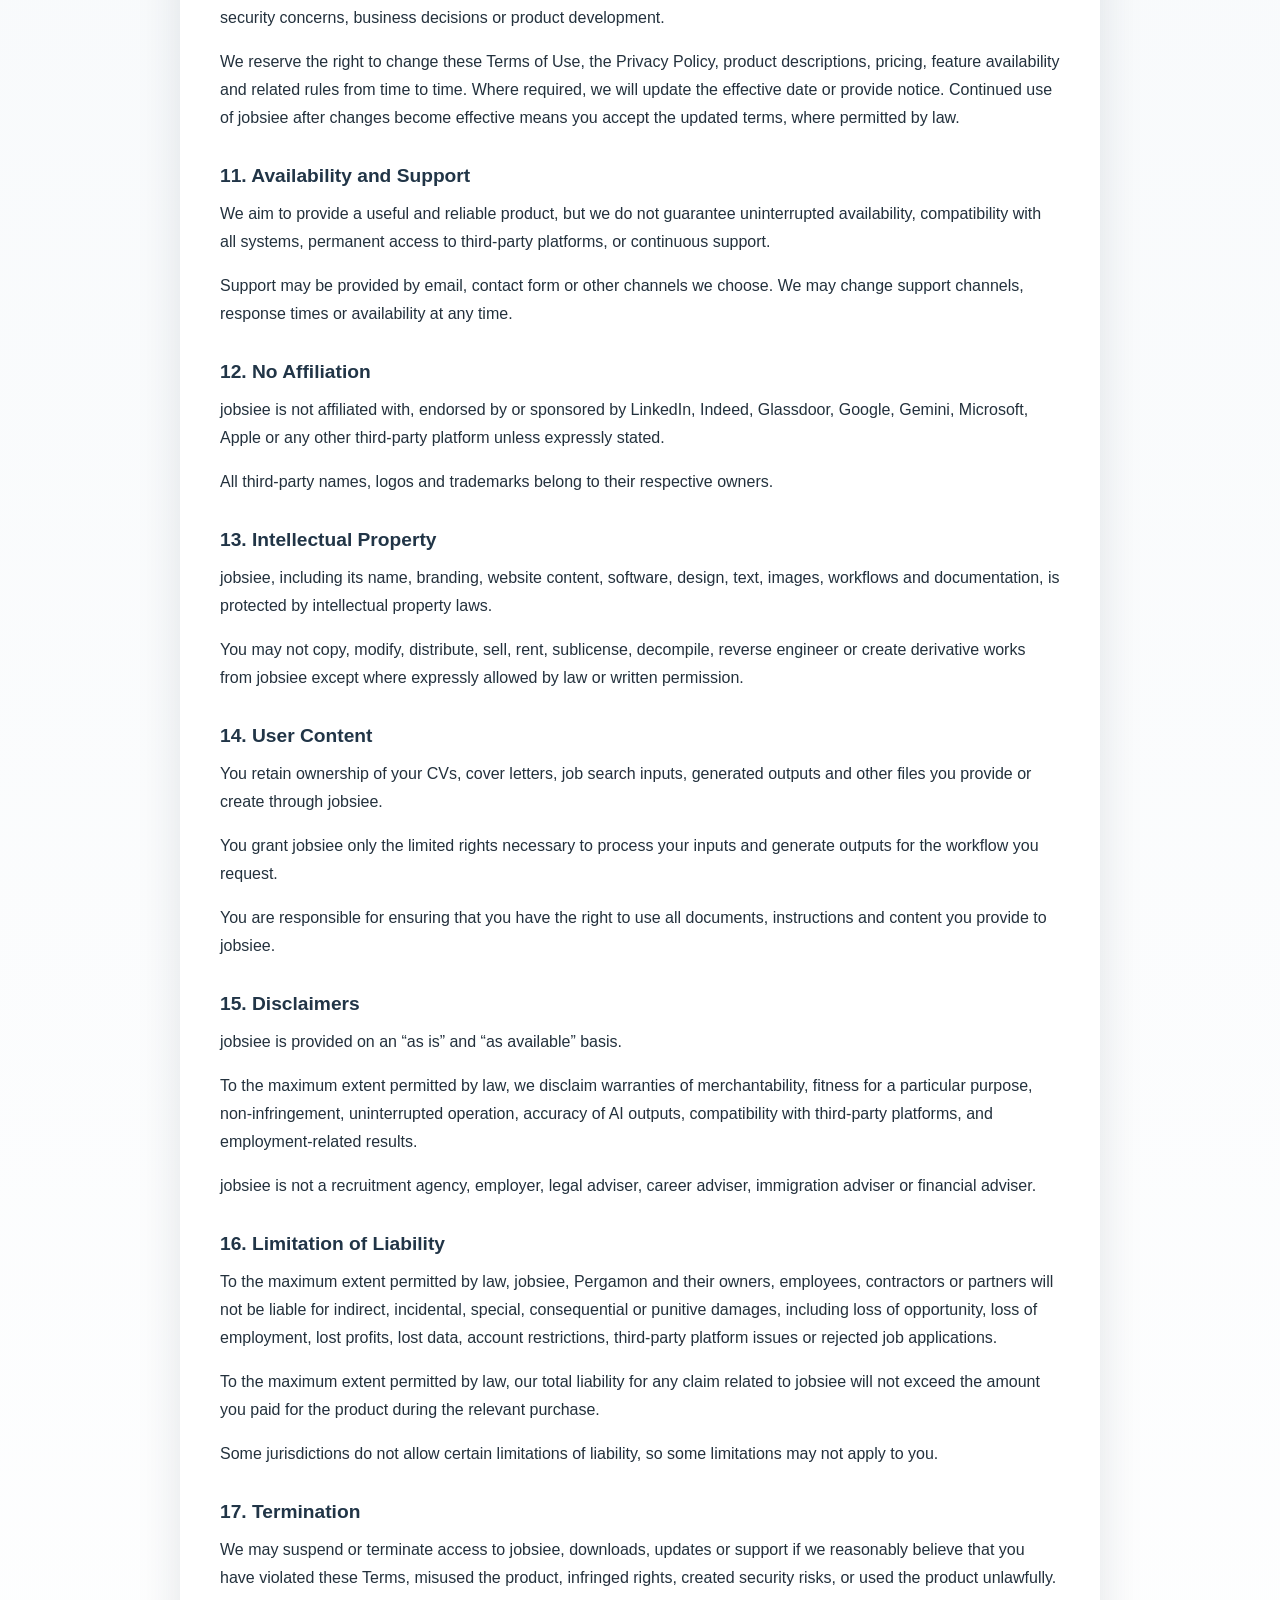
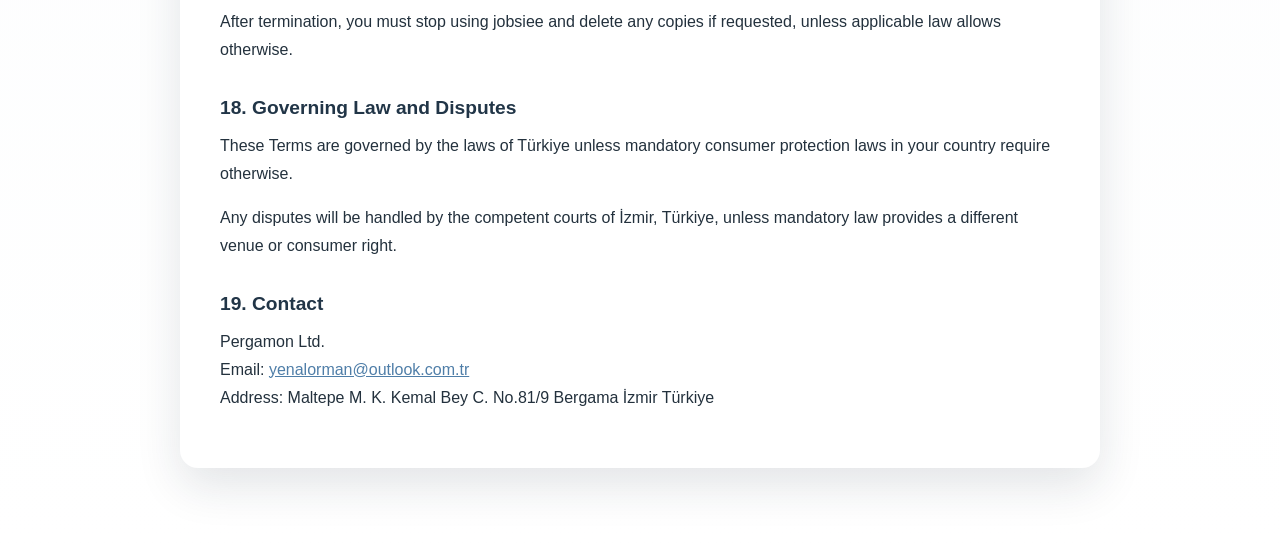
<file: termsofuse_privacypolicy/terms-of-use.html>
<!DOCTYPE HTML>
<html>
	<head>
		<title>jobsiee Terms of Use</title>
		<meta charset="utf-8" />
		<meta name="viewport" content="width=device-width, initial-scale=1, user-scalable=no" />
		<style>
			body {
				margin: 0;
				font-family: "Segoe UI", Tahoma, Geneva, Verdana, sans-serif;
				line-height: 1.75;
				color: #23313d;
				background: linear-gradient(180deg, #eef3f7 0%, #ffffff 100%);
			}

			.page {
				max-width: 920px;
				margin: 0 auto;
				padding: 4rem 1.5rem 5rem;
			}

			.card {
				background: #ffffff;
				border-radius: 18px;
				box-shadow: 0 18px 45px rgba(23, 40, 56, 0.12);
				padding: 2.5rem;
			}

			h1, h2 {
				color: #213547;
				line-height: 1.25;
			}

			h1 {
				margin-top: 0;
				font-size: 2.2rem;
			}

			h2 {
				margin: 2rem 0 0.75rem;
				font-size: 1.2rem;
			}

			p {
				margin: 0 0 1rem;
				font-size: 1rem;
			}

			.meta {
				color: #5f7386;
				margin-bottom: 1.5rem;
			}

			ul {
				margin: 0 0 1rem 1.25rem;
			}

			a {
				color: #4f7ea8;
			}

			.back-link {
				display: inline-block;
				margin-bottom: 1.5rem;
				text-decoration: none;
				font-weight: 600;
			}
		</style>
	</head>
	<body>
		<div class="page">
			<a class="back-link" href="../index.html">&larr; Back to jobsiee</a>
			<div class="card">
				<h1>Terms of Use</h1>
				<p class="meta"><strong>Effective Date:</strong> 11.07.2026<br />
				<strong>Product:</strong> jobsiee<br />
				<strong>Operator:</strong> Pergamon Ltd.</p>

				<p>These Terms of Use govern your access to and use of the jobsiee website, software, downloads, documentation, support, and related services.</p>
				<p>By purchasing, downloading, installing or using jobsiee, you agree to these Terms. If you do not agree, do not use the product.</p>

				<h2>1. What jobsiee Does</h2>
				<p>jobsiee is an AI-powered job search and application assistant. It helps users set job search rules, use Gmail job alerts as entry points to selected job platforms, filter job listings, export matching jobs into Excel files, compare job listings with user-provided CVs, rate opportunities by relevance, and generate tailored CV and cover letter drafts based on user documents and selected job listings.</p>
				<p>jobsiee is a productivity tool. It does not guarantee job offers, interviews, employer responses, application success or career outcomes.</p>

				<h2>2. Purchase and License</h2>
				<p>jobsiee is offered as a paid digital software product for a one-time purchase price displayed on the website or checkout page.</p>
				<p>After purchase, you receive a limited, personal, non-exclusive, non-transferable license to install and use jobsiee for your own job search workflow.</p>
				<p>You do not acquire ownership of the software, source code, branding, design, documentation or intellectual property. All rights not expressly granted remain with jobsiee, Pergamon, or the relevant rights holder.</p>

				<h2>3. Supported Platforms</h2>
				<p>jobsiee may be offered for Windows and macOS. System requirements, supported versions, installation format and feature availability may change over time.</p>
				<p>You are responsible for ensuring that your device, operating system, Google account, internet connection and required third-party services are compatible with jobsiee before purchase or use.</p>

				<h2>4. Google Account Requirement</h2>
				<p>jobsiee requires your own Google account for parts of the workflow. You may need to create Gmail job alerts and organize them under a Gmail label such as “Jobs”.</p>
				<p>You authorize jobsiee to access the Google account information necessary to provide the features you request. You are responsible for managing Google permissions, labels, alerts and account security.</p>
				<p>jobsiee does not ask for your Google password. You should never share your Google password with us or with anyone else.</p>

				<h2>5. Third-Party Platforms</h2>
				<p>jobsiee may interact with or use information from third-party platforms, including job platforms such as LinkedIn, Indeed and Glassdoor, as well as Google and AI services.</p>
				<p>You are responsible for complying with the terms, rules and technical limitations of any third-party platform you use with jobsiee. You must not use jobsiee to bypass access controls, violate platform rules, overload services, scrape prohibited content, or use data in a way that is unlawful or unauthorized.</p>
				<p>We are not responsible for changes, restrictions, outages, blocking, API limitations, account limitations or policy changes imposed by third-party platforms.</p>

				<h2>6. AI Features and User Review</h2>
				<p>jobsiee uses AI-supported features to rate jobs and generate tailored CV and cover letter drafts.</p>
				<p>AI outputs may be incomplete, inaccurate, outdated, unsuitable, biased or misleading. Scores and recommendations are only decision-support tools and should not be treated as professional career advice or guaranteed indicators of application success.</p>
				<p>You must review and edit all generated CVs, cover letters, scores, rankings and outputs before using them. You are solely responsible for the final content of any application you submit.</p>

				<h2>7. Truthfulness of Application Materials</h2>
				<p>jobsiee is designed to work from your own CVs, cover letters, instructions and selected job listings. It is not intended to invent work experience, qualifications, education, skills, certifications or achievements.</p>
				<p>You agree not to use jobsiee to create false, misleading, fraudulent or unsupported application materials. You are responsible for ensuring that all application materials you use are accurate, lawful and truthful.</p>

				<h2>8. User Responsibilities</h2>
				<p>You agree to:</p>
				<ul>
					<li>provide accurate inputs where necessary;</li>
					<li>use jobsiee only for lawful purposes;</li>
					<li>keep your Google account and device secure;</li>
					<li>respect third-party platform rules;</li>
					<li>review all generated outputs before use;</li>
					<li>avoid uploading unnecessary sensitive, confidential or third-party personal data;</li>
					<li>keep backups of important files;</li>
					<li>comply with all applicable employment, privacy, intellectual property and computer misuse laws.</li>
				</ul>
				<p>You agree not to:</p>
				<ul>
					<li>reverse engineer, copy, resell, sublicense or redistribute jobsiee;</li>
					<li>use jobsiee to create spam, mass applications or abusive automation;</li>
					<li>use jobsiee to violate job platform terms or employer rules;</li>
					<li>interfere with jobsiee’s operation or security;</li>
					<li>remove copyright, trademark or license notices;</li>
					<li>use the software in a way that harms jobsiee, Pergamon, other users or third parties.</li>
				</ul>

				<h2>9. Payment, Taxes and Refunds</h2>
				<p>Prices are displayed on the website or checkout page and may change at any time before purchase.</p>
				<p>You are responsible for any applicable taxes, currency conversion fees, bank fees or payment provider charges.</p>
				<p>Refunds, if any, are handled according to the refund policy displayed at checkout and applicable consumer protection laws. Because jobsiee is a digital product, refund rights may depend on whether the download, activation or digital delivery has already started and on the laws applicable to your location.</p>

				<h2>10. Updates and Product Changes</h2>
				<p>We may update, modify, improve, limit, suspend or discontinue parts of jobsiee at any time. This may include changes to features, user interface, supported platforms, pricing, third-party integrations, AI providers, workflow rules, documentation, security requirements or website content.</p>
				<p>We may make changes because of technical needs, legal requirements, user feedback, third-party platform changes, security concerns, business decisions or product development.</p>
				<p>We reserve the right to change these Terms of Use, the Privacy Policy, product descriptions, pricing, feature availability and related rules from time to time. Where required, we will update the effective date or provide notice. Continued use of jobsiee after changes become effective means you accept the updated terms, where permitted by law.</p>

				<h2>11. Availability and Support</h2>
				<p>We aim to provide a useful and reliable product, but we do not guarantee uninterrupted availability, compatibility with all systems, permanent access to third-party platforms, or continuous support.</p>
				<p>Support may be provided by email, contact form or other channels we choose. We may change support channels, response times or availability at any time.</p>

				<h2>12. No Affiliation</h2>
				<p>jobsiee is not affiliated with, endorsed by or sponsored by LinkedIn, Indeed, Glassdoor, Google, Gemini, Microsoft, Apple or any other third-party platform unless expressly stated.</p>
				<p>All third-party names, logos and trademarks belong to their respective owners.</p>

				<h2>13. Intellectual Property</h2>
				<p>jobsiee, including its name, branding, website content, software, design, text, images, workflows and documentation, is protected by intellectual property laws.</p>
				<p>You may not copy, modify, distribute, sell, rent, sublicense, decompile, reverse engineer or create derivative works from jobsiee except where expressly allowed by law or written permission.</p>

				<h2>14. User Content</h2>
				<p>You retain ownership of your CVs, cover letters, job search inputs, generated outputs and other files you provide or create through jobsiee.</p>
				<p>You grant jobsiee only the limited rights necessary to process your inputs and generate outputs for the workflow you request.</p>
				<p>You are responsible for ensuring that you have the right to use all documents, instructions and content you provide to jobsiee.</p>

				<h2>15. Disclaimers</h2>
				<p>jobsiee is provided on an “as is” and “as available” basis.</p>
				<p>To the maximum extent permitted by law, we disclaim warranties of merchantability, fitness for a particular purpose, non-infringement, uninterrupted operation, accuracy of AI outputs, compatibility with third-party platforms, and employment-related results.</p>
				<p>jobsiee is not a recruitment agency, employer, legal adviser, career adviser, immigration adviser or financial adviser.</p>

				<h2>16. Limitation of Liability</h2>
				<p>To the maximum extent permitted by law, jobsiee, Pergamon and their owners, employees, contractors or partners will not be liable for indirect, incidental, special, consequential or punitive damages, including loss of opportunity, loss of employment, lost profits, lost data, account restrictions, third-party platform issues or rejected job applications.</p>
				<p>To the maximum extent permitted by law, our total liability for any claim related to jobsiee will not exceed the amount you paid for the product during the relevant purchase.</p>
				<p>Some jurisdictions do not allow certain limitations of liability, so some limitations may not apply to you.</p>

				<h2>17. Termination</h2>
				<p>We may suspend or terminate access to jobsiee, downloads, updates or support if we reasonably believe that you have violated these Terms, misused the product, infringed rights, created security risks, or used the product unlawfully.</p>
				<p>After termination, you must stop using jobsiee and delete any copies if requested, unless applicable law allows otherwise.</p>

				<h2>18. Governing Law and Disputes</h2>
				<p>These Terms are governed by the laws of Türkiye unless mandatory consumer protection laws in your country require otherwise.</p>
				<p>Any disputes will be handled by the competent courts of İzmir, Türkiye, unless mandatory law provides a different venue or consumer right.</p>

				<h2>19. Contact</h2>
				<p>Pergamon Ltd.<br />
				Email: <a href="mailto:yenalorman@outlook.com.tr">yenalorman@outlook.com.tr</a><br />
				Address: Maltepe M. K. Kemal Bey C. No.81/9 Bergama İzmir Türkiye</p>
			</div>
		</div>
	</body>
</html>
</file>
<file: assets/css/main.css>
@import url("https://fonts.googleapis.com/css?family=Roboto:100,100italic,300,300italic,400,400italic");

/*
	Tessellate by HTML5 UP
	html5up.net | @ajlkn
	Free for personal and commercial use under the CCA 3.0 license (html5up.net/license)
*/

html, body, div, span, applet, object,
iframe, h1, h2, h3, h4, h5, h6, p, blockquote,
pre, a, abbr, acronym, address, big, cite,
code, del, dfn, em, img, ins, kbd, q, s, samp,
small, strike, strong, sub, sup, tt, var, b,
u, i, center, dl, dt, dd, ol, ul, li, fieldset,
form, label, legend, table, caption, tbody,
tfoot, thead, tr, th, td, article, aside,
canvas, details, embed, figure, figcaption,
footer, header, hgroup, menu, nav, output, ruby,
section, summary, time, mark, audio, video {
	margin: 0;
	padding: 0;
	border: 0;
	font-size: 100%;
	font: inherit;
	vertical-align: baseline;}

article, aside, details, figcaption, figure,
footer, header, hgroup, menu, nav, section {
	display: block;}

body {
	line-height: 1;
}

ol, ul {
	list-style: none;
}

blockquote, q {
	quotes: none;
}

	blockquote:before, blockquote:after, q:before, q:after {
		content: '';
		content: none;
	}

table {
	border-collapse: collapse;
	border-spacing: 0;
}

body {
	-webkit-text-size-adjust: none;
}

mark {
	background-color: transparent;
	color: inherit;
}

input::-moz-focus-inner {
	border: 0;
	padding: 0;
}

input, select, textarea {
	-moz-appearance: none;
	-webkit-appearance: none;
	-ms-appearance: none;
	appearance: none;
}

/* Basic */

	@-ms-viewport {
		width: device-width;
	}

	html {
		box-sizing: border-box;
	}

	*, *:before, *:after {
		box-sizing: inherit;
	}

	body {
		background: #F8F8F8;
		font-family: 'Roboto', sans-serif;
		font-weight: 300;
		font-size: 17pt;
		line-height: 1.75em;
		color: #888;
		-webkit-text-stroke: 0.1px;
	}

		body.is-preload *, body.is-preload *:before, body.is-preload *:after {
			-moz-animation: none !important;
			-webkit-animation: none !important;
			-ms-animation: none !important;
			animation: none !important;
			-moz-transition: none !important;
			-webkit-transition: none !important;
			-ms-transition: none !important;
			transition: none !important;
		}

	.dark {
		color: #aaa;
		color: rgba(255, 255, 255, 0.65);
	}

	input, textarea, select {
		font-family: 'Roboto', sans-serif;
		font-weight: 300;
		font-size: 17pt;
		line-height: 1.75em;
		color: #888;
		-webkit-text-stroke: 0.1px;
	}

	h1, h2, h3, h4, h5, h6 {
		color: #666;
		margin: 0 0 1em 0;
		font-weight: 100;
		line-height: 1.5em;
	}

	h1 a, h2 a, h3 a, h4 a, h5 a, h6 a {
		color: inherit;
		text-decoration: none;
	}

	.dark h1, .dark h2, .dark h3, .dark h4, .dark h5, .dark h6 {
		color: #fff;
	}

	strong, b {
		font-weight: 400;
		color: inherit;
	}

	.dark strong, .dark b {
		color: #fff;
		color: rgba(255, 255, 255, 0.85);
	}

	em, i {
		font-style: italic;
	}

	a {
		-moz-transition: border-bottom-color 0.25s ease-in-out;
		-webkit-transition: border-bottom-color 0.25s ease-in-out;
		-ms-transition: border-bottom-color 0.25s ease-in-out;
		transition: border-bottom-color 0.25s ease-in-out;
		color: inherit;
		text-decoration: none;
		border-bottom: dotted 1px rgba(0, 0, 0, 0.25);
	}

		a:hover {
			border-bottom-color: rgba(0, 0, 0, 0);
		}

	.dark a {
		color: #fff;
		border-bottom-color: rgba(255, 255, 255, 0.5);
	}

		.dark a:hover {
			border-bottom-color: rgba(255, 255, 255, 0);
		}

	sub {
		position: relative;
		top: 0.5em;
		font-size: 0.8em;
	}

	sup {
		position: relative;
		top: -0.5em;
		font-size: 0.8em;
	}

	hr {
		border: 0;
		border-top: solid 1px #e6e6e6;
		margin: 2em 0 2em 0;
	}

	.dark hr {
		border-top-color: rgba(255, 255, 255, 0.5);
	}

	blockquote {
		border-left: solid 0.25em #e6e6e6;
		padding: 1em 0 1em 2em;
		font-style: italic;
	}

	.dark blockquote {
		border-left-color: rgba(255, 255, 255, 0.5);
	}

	p, ul, ol, dl, table {
		margin-bottom: 1em;
	}

	p {
		text-align: justify;
	}

	header {
		margin-bottom: 1em;
	}

		header h1, header h2, header h3, header h4, header h5, header h6 {
			margin: 0;
		}

		header p {
			display: block;
			margin: 0;
			padding: 0.25em 0 0.5em 0;
		}

	footer {
		padding-top: 1.5em;
	}

	br.clear {
		clear: both;
	}

	.featured {
		text-align: center;
	}

		.featured p {
			text-align: center;
		}

/* Container */

	.container {
		margin: 0 auto;
		max-width: 100%;
		width: 1360px;
	}

		.container.medium {
			width: 1020px;
		}

		@media screen and (max-width: 1680px) {

			.container {
				width: 1200px;
			}

				.container.medium {
					width: 900px;
				}

		}

		@media screen and (max-width: 1280px) {

			.container {
				width: 960px;
			}

				.container.medium {
					width: 720px;
				}

		}

		@media screen and (max-width: 1000px) {

			.container {
				width: 100% !important;
			}

		}

/* Row */

	.row {
		display: flex;
		flex-wrap: wrap;
		box-sizing: border-box;
		align-items: stretch;
	}

		.row > * {
			box-sizing: border-box;
		}

		.row.gtr-uniform > * > :last-child {
			margin-bottom: 0;
		}

		.row.aln-left {
			justify-content: flex-start;
		}

		.row.aln-center {
			justify-content: center;
		}

		.row.aln-right {
			justify-content: flex-end;
		}

		.row.aln-top {
			align-items: flex-start;
		}

		.row.aln-middle {
			align-items: center;
		}

		.row.aln-bottom {
			align-items: flex-end;
		}

		.row > .imp {
			order: -1;
		}

		.row > .col-1 {
			width: 8.33333%;
		}

		.row > .off-1 {
			margin-left: 8.33333%;
		}

		.row > .col-2 {
			width: 16.66667%;
		}

		.row > .off-2 {
			margin-left: 16.66667%;
		}

		.row > .col-3 {
			width: 25%;
		}

		.row > .off-3 {
			margin-left: 25%;
		}

		.row > .col-4 {
			width: 33.33333%;
		}

		.row > .off-4 {
			margin-left: 33.33333%;
		}

		.row > .col-5 {
			width: 41.66667%;
		}

		.row > .off-5 {
			margin-left: 41.66667%;
		}

		.row > .col-6 {
			width: 50%;
		}

		.row > .off-6 {
			margin-left: 50%;
		}

		.row > .col-7 {
			width: 58.33333%;
		}

		.row > .off-7 {
			margin-left: 58.33333%;
		}

		.row > .col-8 {
			width: 66.66667%;
		}

		.row > .off-8 {
			margin-left: 66.66667%;
		}

		.row > .col-9 {
			width: 75%;
		}

		.row > .off-9 {
			margin-left: 75%;
		}

		.row > .col-10 {
			width: 83.33333%;
		}

		.row > .off-10 {
			margin-left: 83.33333%;
		}

		.row > .col-11 {
			width: 91.66667%;
		}

		.row > .off-11 {
			margin-left: 91.66667%;
		}

		.row > .col-12 {
			width: 100%;
		}

		.row > .off-12 {
			margin-left: 100%;
		}

		.row.gtr-0 {
			margin-top: 0px;
			margin-left: 0px;
		}

			.row.gtr-0 > * {
				padding: 0px 0 0 0px;
			}

			.row.gtr-0.gtr-uniform {
				margin-top: 0px;
			}

				.row.gtr-0.gtr-uniform > * {
					padding-top: 0px;
				}

		.row.gtr-25 {
			margin-top: -12.5px;
			margin-left: -12.5px;
		}

			.row.gtr-25 > * {
				padding: 12.5px 0 0 12.5px;
			}

			.row.gtr-25.gtr-uniform {
				margin-top: -12.5px;
			}

				.row.gtr-25.gtr-uniform > * {
					padding-top: 12.5px;
				}

		.row.gtr-50 {
			margin-top: -25px;
			margin-left: -25px;
		}

			.row.gtr-50 > * {
				padding: 25px 0 0 25px;
			}

			.row.gtr-50.gtr-uniform {
				margin-top: -25px;
			}

				.row.gtr-50.gtr-uniform > * {
					padding-top: 25px;
				}

		.row {
			margin-top: -50px;
			margin-left: -50px;
		}

			.row > * {
				padding: 50px 0 0 50px;
			}

			.row.gtr-uniform {
				margin-top: -50px;
			}

				.row.gtr-uniform > * {
					padding-top: 50px;
				}

		.row.gtr-150 {
			margin-top: -75px;
			margin-left: -75px;
		}

			.row.gtr-150 > * {
				padding: 75px 0 0 75px;
			}

			.row.gtr-150.gtr-uniform {
				margin-top: -75px;
			}

				.row.gtr-150.gtr-uniform > * {
					padding-top: 75px;
				}

		.row.gtr-200 {
			margin-top: -100px;
			margin-left: -100px;
		}

			.row.gtr-200 > * {
				padding: 100px 0 0 100px;
			}

			.row.gtr-200.gtr-uniform {
				margin-top: -100px;
			}

				.row.gtr-200.gtr-uniform > * {
					padding-top: 100px;
				}

		@media screen and (max-width: 1680px) {

			.row {
				display: flex;
				flex-wrap: wrap;
				box-sizing: border-box;
				align-items: stretch;
			}

				.row > * {
					box-sizing: border-box;
				}

				.row.gtr-uniform > * > :last-child {
					margin-bottom: 0;
				}

				.row.aln-left {
					justify-content: flex-start;
				}

				.row.aln-center {
					justify-content: center;
				}

				.row.aln-right {
					justify-content: flex-end;
				}

				.row.aln-top {
					align-items: flex-start;
				}

				.row.aln-middle {
					align-items: center;
				}

				.row.aln-bottom {
					align-items: flex-end;
				}

				.row > .imp-wide {
					order: -1;
				}

				.row > .col-1-wide {
					width: 8.33333%;
				}

				.row > .off-1-wide {
					margin-left: 8.33333%;
				}

				.row > .col-2-wide {
					width: 16.66667%;
				}

				.row > .off-2-wide {
					margin-left: 16.66667%;
				}

				.row > .col-3-wide {
					width: 25%;
				}

				.row > .off-3-wide {
					margin-left: 25%;
				}

				.row > .col-4-wide {
					width: 33.33333%;
				}

				.row > .off-4-wide {
					margin-left: 33.33333%;
				}

				.row > .col-5-wide {
					width: 41.66667%;
				}

				.row > .off-5-wide {
					margin-left: 41.66667%;
				}

				.row > .col-6-wide {
					width: 50%;
				}

				.row > .off-6-wide {
					margin-left: 50%;
				}

				.row > .col-7-wide {
					width: 58.33333%;
				}

				.row > .off-7-wide {
					margin-left: 58.33333%;
				}

				.row > .col-8-wide {
					width: 66.66667%;
				}

				.row > .off-8-wide {
					margin-left: 66.66667%;
				}

				.row > .col-9-wide {
					width: 75%;
				}

				.row > .off-9-wide {
					margin-left: 75%;
				}

				.row > .col-10-wide {
					width: 83.33333%;
				}

				.row > .off-10-wide {
					margin-left: 83.33333%;
				}

				.row > .col-11-wide {
					width: 91.66667%;
				}

				.row > .off-11-wide {
					margin-left: 91.66667%;
				}

				.row > .col-12-wide {
					width: 100%;
				}

				.row > .off-12-wide {
					margin-left: 100%;
				}

				.row.gtr-0 {
					margin-top: 0px;
					margin-left: 0px;
				}

					.row.gtr-0 > * {
						padding: 0px 0 0 0px;
					}

					.row.gtr-0.gtr-uniform {
						margin-top: 0px;
					}

						.row.gtr-0.gtr-uniform > * {
							padding-top: 0px;
						}

				.row.gtr-25 {
					margin-top: -10px;
					margin-left: -10px;
				}

					.row.gtr-25 > * {
						padding: 10px 0 0 10px;
					}

					.row.gtr-25.gtr-uniform {
						margin-top: -10px;
					}

						.row.gtr-25.gtr-uniform > * {
							padding-top: 10px;
						}

				.row.gtr-50 {
					margin-top: -20px;
					margin-left: -20px;
				}

					.row.gtr-50 > * {
						padding: 20px 0 0 20px;
					}

					.row.gtr-50.gtr-uniform {
						margin-top: -20px;
					}

						.row.gtr-50.gtr-uniform > * {
							padding-top: 20px;
						}

				.row {
					margin-top: -40px;
					margin-left: -40px;
				}

					.row > * {
						padding: 40px 0 0 40px;
					}

					.row.gtr-uniform {
						margin-top: -40px;
					}

						.row.gtr-uniform > * {
							padding-top: 40px;
						}

				.row.gtr-150 {
					margin-top: -60px;
					margin-left: -60px;
				}

					.row.gtr-150 > * {
						padding: 60px 0 0 60px;
					}

					.row.gtr-150.gtr-uniform {
						margin-top: -60px;
					}

						.row.gtr-150.gtr-uniform > * {
							padding-top: 60px;
						}

				.row.gtr-200 {
					margin-top: -80px;
					margin-left: -80px;
				}

					.row.gtr-200 > * {
						padding: 80px 0 0 80px;
					}

					.row.gtr-200.gtr-uniform {
						margin-top: -80px;
					}

						.row.gtr-200.gtr-uniform > * {
							padding-top: 80px;
						}

		}

		@media screen and (max-width: 1280px) {

			.row {
				display: flex;
				flex-wrap: wrap;
				box-sizing: border-box;
				align-items: stretch;
			}

				.row > * {
					box-sizing: border-box;
				}

				.row.gtr-uniform > * > :last-child {
					margin-bottom: 0;
				}

				.row.aln-left {
					justify-content: flex-start;
				}

				.row.aln-center {
					justify-content: center;
				}

				.row.aln-right {
					justify-content: flex-end;
				}

				.row.aln-top {
					align-items: flex-start;
				}

				.row.aln-middle {
					align-items: center;
				}

				.row.aln-bottom {
					align-items: flex-end;
				}

				.row > .imp-normal {
					order: -1;
				}

				.row > .col-1-normal {
					width: 8.33333%;
				}

				.row > .off-1-normal {
					margin-left: 8.33333%;
				}

				.row > .col-2-normal {
					width: 16.66667%;
				}

				.row > .off-2-normal {
					margin-left: 16.66667%;
				}

				.row > .col-3-normal {
					width: 25%;
				}

				.row > .off-3-normal {
					margin-left: 25%;
				}

				.row > .col-4-normal {
					width: 33.33333%;
				}

				.row > .off-4-normal {
					margin-left: 33.33333%;
				}

				.row > .col-5-normal {
					width: 41.66667%;
				}

				.row > .off-5-normal {
					margin-left: 41.66667%;
				}

				.row > .col-6-normal {
					width: 50%;
				}

				.row > .off-6-normal {
					margin-left: 50%;
				}

				.row > .col-7-normal {
					width: 58.33333%;
				}

				.row > .off-7-normal {
					margin-left: 58.33333%;
				}

				.row > .col-8-normal {
					width: 66.66667%;
				}

				.row > .off-8-normal {
					margin-left: 66.66667%;
				}

				.row > .col-9-normal {
					width: 75%;
				}

				.row > .off-9-normal {
					margin-left: 75%;
				}

				.row > .col-10-normal {
					width: 83.33333%;
				}

				.row > .off-10-normal {
					margin-left: 83.33333%;
				}

				.row > .col-11-normal {
					width: 91.66667%;
				}

				.row > .off-11-normal {
					margin-left: 91.66667%;
				}

				.row > .col-12-normal {
					width: 100%;
				}

				.row > .off-12-normal {
					margin-left: 100%;
				}

				.row.gtr-0 {
					margin-top: 0px;
					margin-left: 0px;
				}

					.row.gtr-0 > * {
						padding: 0px 0 0 0px;
					}

					.row.gtr-0.gtr-uniform {
						margin-top: 0px;
					}

						.row.gtr-0.gtr-uniform > * {
							padding-top: 0px;
						}

				.row.gtr-25 {
					margin-top: -7.5px;
					margin-left: -7.5px;
				}

					.row.gtr-25 > * {
						padding: 7.5px 0 0 7.5px;
					}

					.row.gtr-25.gtr-uniform {
						margin-top: -7.5px;
					}

						.row.gtr-25.gtr-uniform > * {
							padding-top: 7.5px;
						}

				.row.gtr-50 {
					margin-top: -15px;
					margin-left: -15px;
				}

					.row.gtr-50 > * {
						padding: 15px 0 0 15px;
					}

					.row.gtr-50.gtr-uniform {
						margin-top: -15px;
					}

						.row.gtr-50.gtr-uniform > * {
							padding-top: 15px;
						}

				.row {
					margin-top: -30px;
					margin-left: -30px;
				}

					.row > * {
						padding: 30px 0 0 30px;
					}

					.row.gtr-uniform {
						margin-top: -30px;
					}

						.row.gtr-uniform > * {
							padding-top: 30px;
						}

				.row.gtr-150 {
					margin-top: -45px;
					margin-left: -45px;
				}

					.row.gtr-150 > * {
						padding: 45px 0 0 45px;
					}

					.row.gtr-150.gtr-uniform {
						margin-top: -45px;
					}

						.row.gtr-150.gtr-uniform > * {
							padding-top: 45px;
						}

				.row.gtr-200 {
					margin-top: -60px;
					margin-left: -60px;
				}

					.row.gtr-200 > * {
						padding: 60px 0 0 60px;
					}

					.row.gtr-200.gtr-uniform {
						margin-top: -60px;
					}

						.row.gtr-200.gtr-uniform > * {
							padding-top: 60px;
						}

		}

		@media screen and (max-width: 1000px) {

			.row {
				display: flex;
				flex-wrap: wrap;
				box-sizing: border-box;
				align-items: stretch;
			}

				.row > * {
					box-sizing: border-box;
				}

				.row.gtr-uniform > * > :last-child {
					margin-bottom: 0;
				}

				.row.aln-left {
					justify-content: flex-start;
				}

				.row.aln-center {
					justify-content: center;
				}

				.row.aln-right {
					justify-content: flex-end;
				}

				.row.aln-top {
					align-items: flex-start;
				}

				.row.aln-middle {
					align-items: center;
				}

				.row.aln-bottom {
					align-items: flex-end;
				}

				.row > .imp-narrow {
					order: -1;
				}

				.row > .col-1-narrow {
					width: 8.33333%;
				}

				.row > .off-1-narrow {
					margin-left: 8.33333%;
				}

				.row > .col-2-narrow {
					width: 16.66667%;
				}

				.row > .off-2-narrow {
					margin-left: 16.66667%;
				}

				.row > .col-3-narrow {
					width: 25%;
				}

				.row > .off-3-narrow {
					margin-left: 25%;
				}

				.row > .col-4-narrow {
					width: 33.33333%;
				}

				.row > .off-4-narrow {
					margin-left: 33.33333%;
				}

				.row > .col-5-narrow {
					width: 41.66667%;
				}

				.row > .off-5-narrow {
					margin-left: 41.66667%;
				}

				.row > .col-6-narrow {
					width: 50%;
				}

				.row > .off-6-narrow {
					margin-left: 50%;
				}

				.row > .col-7-narrow {
					width: 58.33333%;
				}

				.row > .off-7-narrow {
					margin-left: 58.33333%;
				}

				.row > .col-8-narrow {
					width: 66.66667%;
				}

				.row > .off-8-narrow {
					margin-left: 66.66667%;
				}

				.row > .col-9-narrow {
					width: 75%;
				}

				.row > .off-9-narrow {
					margin-left: 75%;
				}

				.row > .col-10-narrow {
					width: 83.33333%;
				}

				.row > .off-10-narrow {
					margin-left: 83.33333%;
				}

				.row > .col-11-narrow {
					width: 91.66667%;
				}

				.row > .off-11-narrow {
					margin-left: 91.66667%;
				}

				.row > .col-12-narrow {
					width: 100%;
				}

				.row > .off-12-narrow {
					margin-left: 100%;
				}

				.row.gtr-0 {
					margin-top: 0px;
					margin-left: 0px;
				}

					.row.gtr-0 > * {
						padding: 0px 0 0 0px;
					}

					.row.gtr-0.gtr-uniform {
						margin-top: 0px;
					}

						.row.gtr-0.gtr-uniform > * {
							padding-top: 0px;
						}

				.row.gtr-25 {
					margin-top: -6.25px;
					margin-left: -6.25px;
				}

					.row.gtr-25 > * {
						padding: 6.25px 0 0 6.25px;
					}

					.row.gtr-25.gtr-uniform {
						margin-top: -6.25px;
					}

						.row.gtr-25.gtr-uniform > * {
							padding-top: 6.25px;
						}

				.row.gtr-50 {
					margin-top: -12.5px;
					margin-left: -12.5px;
				}

					.row.gtr-50 > * {
						padding: 12.5px 0 0 12.5px;
					}

					.row.gtr-50.gtr-uniform {
						margin-top: -12.5px;
					}

						.row.gtr-50.gtr-uniform > * {
							padding-top: 12.5px;
						}

				.row {
					margin-top: -25px;
					margin-left: -25px;
				}

					.row > * {
						padding: 25px 0 0 25px;
					}

					.row.gtr-uniform {
						margin-top: -25px;
					}

						.row.gtr-uniform > * {
							padding-top: 25px;
						}

				.row.gtr-150 {
					margin-top: -37.5px;
					margin-left: -37.5px;
				}

					.row.gtr-150 > * {
						padding: 37.5px 0 0 37.5px;
					}

					.row.gtr-150.gtr-uniform {
						margin-top: -37.5px;
					}

						.row.gtr-150.gtr-uniform > * {
							padding-top: 37.5px;
						}

				.row.gtr-200 {
					margin-top: -50px;
					margin-left: -50px;
				}

					.row.gtr-200 > * {
						padding: 50px 0 0 50px;
					}

					.row.gtr-200.gtr-uniform {
						margin-top: -50px;
					}

						.row.gtr-200.gtr-uniform > * {
							padding-top: 50px;
						}

		}

		@media screen and (max-width: 736px) {

			.row {
				display: flex;
				flex-wrap: wrap;
				box-sizing: border-box;
				align-items: stretch;
			}

				.row > * {
					box-sizing: border-box;
				}

				.row.gtr-uniform > * > :last-child {
					margin-bottom: 0;
				}

				.row.aln-left {
					justify-content: flex-start;
				}

				.row.aln-center {
					justify-content: center;
				}

				.row.aln-right {
					justify-content: flex-end;
				}

				.row.aln-top {
					align-items: flex-start;
				}

				.row.aln-middle {
					align-items: center;
				}

				.row.aln-bottom {
					align-items: flex-end;
				}

				.row > .imp-mobile {
					order: -1;
				}

				.row > .col-1-mobile {
					width: 8.33333%;
				}

				.row > .off-1-mobile {
					margin-left: 8.33333%;
				}

				.row > .col-2-mobile {
					width: 16.66667%;
				}

				.row > .off-2-mobile {
					margin-left: 16.66667%;
				}

				.row > .col-3-mobile {
					width: 25%;
				}

				.row > .off-3-mobile {
					margin-left: 25%;
				}

				.row > .col-4-mobile {
					width: 33.33333%;
				}

				.row > .off-4-mobile {
					margin-left: 33.33333%;
				}

				.row > .col-5-mobile {
					width: 41.66667%;
				}

				.row > .off-5-mobile {
					margin-left: 41.66667%;
				}

				.row > .col-6-mobile {
					width: 50%;
				}

				.row > .off-6-mobile {
					margin-left: 50%;
				}

				.row > .col-7-mobile {
					width: 58.33333%;
				}

				.row > .off-7-mobile {
					margin-left: 58.33333%;
				}

				.row > .col-8-mobile {
					width: 66.66667%;
				}

				.row > .off-8-mobile {
					margin-left: 66.66667%;
				}

				.row > .col-9-mobile {
					width: 75%;
				}

				.row > .off-9-mobile {
					margin-left: 75%;
				}

				.row > .col-10-mobile {
					width: 83.33333%;
				}

				.row > .off-10-mobile {
					margin-left: 83.33333%;
				}

				.row > .col-11-mobile {
					width: 91.66667%;
				}

				.row > .off-11-mobile {
					margin-left: 91.66667%;
				}

				.row > .col-12-mobile {
					width: 100%;
				}

				.row > .off-12-mobile {
					margin-left: 100%;
				}

				.row.gtr-0 {
					margin-top: 0px;
					margin-left: 0px;
				}

					.row.gtr-0 > * {
						padding: 0px 0 0 0px;
					}

					.row.gtr-0.gtr-uniform {
						margin-top: 0px;
					}

						.row.gtr-0.gtr-uniform > * {
							padding-top: 0px;
						}

				.row.gtr-25 {
					margin-top: -5px;
					margin-left: -5px;
				}

					.row.gtr-25 > * {
						padding: 5px 0 0 5px;
					}

					.row.gtr-25.gtr-uniform {
						margin-top: -5px;
					}

						.row.gtr-25.gtr-uniform > * {
							padding-top: 5px;
						}

				.row.gtr-50 {
					margin-top: -10px;
					margin-left: -10px;
				}

					.row.gtr-50 > * {
						padding: 10px 0 0 10px;
					}

					.row.gtr-50.gtr-uniform {
						margin-top: -10px;
					}

						.row.gtr-50.gtr-uniform > * {
							padding-top: 10px;
						}

				.row {
					margin-top: -20px;
					margin-left: -20px;
				}

					.row > * {
						padding: 20px 0 0 20px;
					}

					.row.gtr-uniform {
						margin-top: -20px;
					}

						.row.gtr-uniform > * {
							padding-top: 20px;
						}

				.row.gtr-150 {
					margin-top: -30px;
					margin-left: -30px;
				}

					.row.gtr-150 > * {
						padding: 30px 0 0 30px;
					}

					.row.gtr-150.gtr-uniform {
						margin-top: -30px;
					}

						.row.gtr-150.gtr-uniform > * {
							padding-top: 30px;
						}

				.row.gtr-200 {
					margin-top: -40px;
					margin-left: -40px;
				}

					.row.gtr-200 > * {
						padding: 40px 0 0 40px;
					}

					.row.gtr-200.gtr-uniform {
						margin-top: -40px;
					}

						.row.gtr-200.gtr-uniform > * {
							padding-top: 40px;
						}

		}

/* Sections/Article */

	section,
	article {
		margin-bottom: 3em;
	}

	section > :last-child,
	article > :last-child,
	section:last-child,
	article:last-child {
		margin-bottom: 0;
	}

	.row > section,
	.row > article {
		margin-bottom: 0;
	}

/* Image */

	.image {
		position: relative;
		display: inline-block;
		border: 0;
	}

		.image:after {
			content: '';
			position: absolute;
			left: 0;
			top: 0;
			width: 100%;
			height: 100%;
			background: url("images/overlay.png");
		}

		.image img {
			display: block;
			width: 100%;
			border-radius: 0.5em;
		}

		.image.featured {
			display: block;
			width: 100%;
			margin: 0 0 2em 0;
		}

		.image.fit {
			display: block;
			width: 100%;
		}

		.image.left {
			float: left;
			margin: 0 2em 2em 0;
		}

		.image.centered {
			display: block;
			margin: 0 0 2em 0;
		}

			.image.centered img {
				margin: 0 auto;
				width: auto;
			}

/* List */

	ul {
		list-style: disc;
		padding-left: 1em;
	}

		ul li {
			padding-left: 0.5em;
		}

	ol {
		list-style: decimal;
		padding-left: 1.25em;
	}

		ol li {
			padding-left: 0.25em;
		}

/* Icons */

	ul.icons {
		cursor: default;
		list-style: none;
		padding-left: 0;
	}

		ul.icons li {
			display: inline-block;
			padding-left: 0.75em;
		}

		ul.icons a {
			-moz-transition: background-color 0.25s ease-in-out;
			-webkit-transition: background-color 0.25s ease-in-out;
			-ms-transition: background-color 0.25s ease-in-out;
			transition: background-color 0.25s ease-in-out;
			display: inline-block;
			width: 2.75em;
			height: 2.75em;
			line-height: 2.8em;
			text-align: center;
			border: 0;
			box-shadow: inset 0 0 0 1px #e6e6e6;
			border-radius: 100%;
			color: #aaa;
		}

			ul.icons a:hover {
				background: rgba(0, 0, 0, 0.025);
			}

/* Menu */

	ul.menu {
		cursor: default;
		list-style: none;
		padding-left: 0;
	}

		ul.menu li {
			display: inline-block;
			line-height: 1em;
			border-left: solid 1px #e6e6e6;
			padding: 0 0 0 0.5em;
			margin: 0 0 0 0.5em;
		}

			ul.menu li:first-child {
				border-left: 0;
				padding-left: 0;
				margin-left: 0;
			}

/* Actions */

	ul.actions {
		display: -moz-flex;
		display: -webkit-flex;
		display: -ms-flex;
		display: flex;
		cursor: default;
		list-style: none;
		margin-left: -1em;
		padding-left: 0;
	}

		ul.actions li {
			padding: 0 0 0 1em;
			vertical-align: middle;
		}

		ul.actions.special {
			-moz-justify-content: center;
			-webkit-justify-content: center;
			-ms-justify-content: center;
			justify-content: center;
			width: 100%;
			margin-left: 0;
		}

			ul.actions.special li:first-child {
				padding-left: 0;
			}

		ul.actions.stacked {
			-moz-flex-direction: column;
			-webkit-flex-direction: column;
			-ms-flex-direction: column;
			flex-direction: column;
			margin-left: 0;
		}

			ul.actions.stacked li {
				padding: 1.25em 0 0 0;
			}

				ul.actions.stacked li:first-child {
					padding-top: 0;
				}

		ul.actions.fit {
			width: calc(100% + 1em);
		}

			ul.actions.fit li {
				-moz-flex-grow: 1;
				-webkit-flex-grow: 1;
				-ms-flex-grow: 1;
				flex-grow: 1;
				-moz-flex-shrink: 1;
				-webkit-flex-shrink: 1;
				-ms-flex-shrink: 1;
				flex-shrink: 1;
				width: 100%;
			}

				ul.actions.fit li > * {
					width: 100%;
				}

			ul.actions.fit.stacked {
				width: 100%;
			}

		@media screen and (max-width: 1000px) {

			ul.actions {
				-moz-justify-content: center;
				-webkit-justify-content: center;
				-ms-justify-content: center;
				justify-content: center;
				width: 100%;
				margin-left: 0;
			}

				ul.actions li:first-child {
					padding-left: 0;
				}

		}

		@media screen and (max-width: 736px) {

			ul.actions:not(.fixed) {
				-moz-flex-direction: column;
				-webkit-flex-direction: column;
				-ms-flex-direction: column;
				flex-direction: column;
				margin-left: 0;
				width: 100% !important;
			}

				ul.actions:not(.fixed) li {
					-moz-flex-grow: 1;
					-webkit-flex-grow: 1;
					-ms-flex-grow: 1;
					flex-grow: 1;
					-moz-flex-shrink: 1;
					-webkit-flex-shrink: 1;
					-ms-flex-shrink: 1;
					flex-shrink: 1;
					padding: 1em 0 0 0;
					text-align: center;
					width: 100%;
				}

					ul.actions:not(.fixed) li > * {
						width: 100%;
					}

					ul.actions:not(.fixed) li:first-child {
						padding-top: 0;
					}

					ul.actions:not(.fixed) li input[type="submit"],
					ul.actions:not(.fixed) li input[type="reset"],
					ul.actions:not(.fixed) li input[type="button"],
					ul.actions:not(.fixed) li button,
					ul.actions:not(.fixed) li .button {
						width: 100%;
					}

						ul.actions:not(.fixed) li input[type="submit"].icon:before,
						ul.actions:not(.fixed) li input[type="reset"].icon:before,
						ul.actions:not(.fixed) li input[type="button"].icon:before,
						ul.actions:not(.fixed) li button.icon:before,
						ul.actions:not(.fixed) li .button.icon:before {
							margin-left: -0.5em;
						}

		}

/* Form */

	form .actions {
		margin-bottom: 0;
	}

	form label {
		display: block;
	}

	form input[type="text"],
	form input[type="email"],
	form input[type="password"],
	form select,
	form .select,
	form textarea {
		-moz-transition: all 0.25s ease-in-out;
		-webkit-transition: all 0.25s ease-in-out;
		-ms-transition: all 0.25s ease-in-out;
		transition: all 0.25s ease-in-out;
		-moz-appearance: none;
		-webkit-appearance: none;
		-ms-appearance: none;
		appearance: none;
		display: block;
		box-shadow: inset 0 0 0 1px #e6e6e6;
		background: #f8f8f8;
		width: 100%;
		padding: 0.85em 1em 0.85em 1em;
		border-radius: 0.25em;
		border: 0;
	}

		form input[type="text"]:focus,
		form input[type="email"]:focus,
		form input[type="password"]:focus,
		form select:focus,
		form .select:focus,
		form textarea:focus {
			outline: 0;
			box-shadow: inset 0 0 0 1px #afd9e0;
			background: #fcfcfc;
		}

	form input[type="text"],
	form input[type="email"],
	form input[type="password"],
	form select {
		line-height: 1.25em;
	}

	form textarea {
		min-height: 13em;
	}

	form select {
		position: relative;
	}

		form select option:not(:checked) {
			color: #000;
		}

	form .select {
		position: relative;
		padding: 0;
		overflow-x: hidden;
		outline: 0;
	}

		form .select select {
			width: calc(100% + 2em);
			background: none !important;
			box-shadow: none !important;
			border: 0 !important;
			cursor: pointer;
		}

			form .select select::-moz-focus-inner {
				border: 0;
				outline: 0;
			}

		form .select:before {
			content: '';
			position: absolute;
			top: 15%;
			right: 1em;
			width: 1.25em;
			height: 75%;
			background: url("images/arrow.svg") center center no-repeat;
			background-size: contain;
			z-index: 0;
		}

		form .select select::-ms-expand {
			display: none;
		}

	form ::-moz-focus-inner {
		border: 0;
	}

	form ::-webkit-input-placeholder {
		color: #aaa !important;
	}

	form :-moz-placeholder {
		color: #555 !important;
	}

	form ::-moz-placeholder {
		color: #555 !important;
	}

	form :-ms-input-placeholder {
		color: #555 !important;
	}

	.dark form input[type="text"],
	.dark form input[type="email"],
	.dark form input[type="password"],
	.dark form select,
	.dark form .select,
	.dark form textarea {
		background: none;
		box-shadow: inset 0 0 0 1px rgba(255, 255, 255, 0.5);
		color: #fff;
	}

		.dark form input[type="text"]:focus,
		.dark form input[type="email"]:focus,
		.dark form input[type="password"]:focus,
		.dark form select:focus,
		.dark form .select:focus,
		.dark form textarea:focus {
			background: rgba(255, 255, 255, 0.1);
			box-shadow: inset 0 0 0 1px #fff;
		}

	.dark form .select:before {
		background: url("images/dark-arrow.svg") center center no-repeat;
		background-size: contain;
	}

	.dark form .formerize-placeholder {
		color: #aaa !important;
		color: rgba(255, 255, 255, 0.85) !important;
	}

	.dark form ::-webkit-input-placeholder {
		color: rgba(255, 255, 255, 0.85) !important;
	}

	.dark form :-moz-placeholder {
		color: rgba(255, 255, 255, 0.85) !important;
	}

	.dark form ::-moz-placeholder {
		color: rgba(255, 255, 255, 0.85) !important;
	}

	.dark form :-ms-input-placeholder {
		color: rgba(255, 255, 255, 0.85) !important;
	}

/* Table */

	table {
		width: 100%;
	}

		table.default {
			width: 100%;
			border-collapse: collapse;
		}

			table.default tbody tr {
				border: solid 1px #e6e6e6;
			}

				table.default tbody tr:nth-child(2n+2) {
					background: #f8f8f8;
				}

			table.default td {
				padding: 0.5em 1em 0.5em 1em;
			}

			table.default th {
				text-align: left;
				padding: 0.5em 1em 1em 1em;
			}

			table.default tfoot td {
				padding-top: 1em;
			}

	.dark table.default tbody tr {
		border-color: rgba(255, 255, 255, 0.5);
	}

		.dark table.default tbody tr:nth-child(2n+2) {
			background: rgba(255, 255, 255, 0.1);
		}

/* Button */

	input[type="button"],
	input[type="submit"],
	input[type="reset"],
	button,
	.button {
		-moz-transition: all 0.25s ease-in-out;
		-webkit-transition: all 0.25s ease-in-out;
		-ms-transition: all 0.25s ease-in-out;
		transition: all 0.25s ease-in-out;
		-webkit-appearance: none;
		position: relative;
		display: inline-block;
		background: #3d3d3d;
		padding: 0.85em 3em 0.85em 3em;
		border-radius: 0.25em;
		cursor: pointer;
		border: 0;
		color: #fff;
		text-align: center;
		text-decoration: none;
	}

		input[type="button"]:hover,
		input[type="submit"]:hover,
		input[type="reset"]:hover,
		button:hover,
		.button:hover {
			background: #4f4f4f;
		}

		input[type="button"].alt,
		input[type="submit"].alt,
		input[type="reset"].alt,
		button.alt,
		.button.alt {
			color: inherit;
			box-shadow: inset 0 0 0 1px #e6e6e6;
			background: none;
		}

			input[type="button"].alt:hover,
			input[type="submit"].alt:hover,
			input[type="reset"].alt:hover,
			button.alt:hover,
			.button.alt:hover {
				background: rgba(0, 0, 0, 0.025);
			}

	.dark input[type="button"],
	.dark input[type="submit"],
	.dark input[type="reset"],
	.dark button,
	.dark .button {
		background: rgba(255, 255, 255, 0.15);
		box-shadow: inset 0 0 0 1px #fff;
		color: #fff;
	}

		.dark input[type="button"]:hover,
		.dark input[type="submit"]:hover,
		.dark input[type="reset"]:hover,
		.dark button:hover,
		.dark .button:hover {
			background: rgba(255, 255, 255, 0.25);
		}

		.dark input[type="button"].alt,
		.dark input[type="submit"].alt,
		.dark input[type="reset"].alt,
		.dark button.alt,
		.dark .button.alt {
			background: none;
			box-shadow: inset 0 0 0 1px rgba(255, 255, 255, 0.5);
		}

			.dark input[type="button"].alt:hover,
			.dark input[type="submit"].alt:hover,
			.dark input[type="reset"].alt:hover,
			.dark button.alt:hover,
			.dark .button.alt:hover {
				background: rgba(255, 255, 255, 0.15);
				box-shadow: inset 0 0 0 1px #fff;
			}

/* Feature Icon */

	.feature-icon {
		display: inline-block;
		position: relative;
		padding-bottom: 5em;
		margin-bottom: 2.75em;
		cursor: default;
	}

	.feature-icon .icon {
			display: inline-block;
			width: 2em;
			height: 2em;
			font-size: 4.5em;
			border-radius: 100%;
			box-shadow: inset 0 0 0 1px #666;
			color: #666;
			line-height: 2em;
		}

		.feature-icon:before {
			content: '';
			background: #666;
			position: absolute;
			bottom: 0;
			left: 50%;
			margin-left: -0.325em;
			width: 0.65em;
			height: 0.65em;
			display: block;
			border-radius: 100%;
		}

		.feature-icon:after {
			content: '';
			position: absolute;
			left: 50%;
			bottom: 0.65em;
			width: 1px;
			height: 4.35em;
			background: #666;
			margin-left: -0.5px;
		}

	.dark .feature-icon .icon {
		background: rgba(255, 255, 255, 0.15);
		box-shadow: inset 0 0 0 1px rgba(255, 255, 255, 0.5);
		color: #fff;
	}

	.dark .feature-icon:before, .dark .feature-icon:after {
		background: rgba(255, 255, 255, 0.5);
	}

/* Icons */

	.icon {
		text-decoration: none;
		text-decoration: none;
	}

		.icon:before {
			-moz-osx-font-smoothing: grayscale;
			-webkit-font-smoothing: antialiased;
			display: inline-block;
			font-style: normal;
			font-variant: normal;
			text-rendering: auto;
			line-height: 1;
			text-transform: none !important;
			font-family: 'Font Awesome 5 Free';
			font-weight: 400;
		}

		.icon:before {
			line-height: inhreit;
		}

		.icon > .label {
			display: none;
		}

		.icon.solid:before {
			font-weight: 900;
		}

		.icon.fa-solid:before,
		.icon.fa-regular:before {
			font-family: 'Font Awesome 6 Free';
		}

		.icon.fa-solid:before {
			font-weight: 900;
		}

		.icon.fa-regular:before {
			font-weight: 400;
		}

		.icon.brands:before {
			font-family: 'Font Awesome 5 Brands';
		}

/* Header */

	#header {
		position: relative;
		margin: 0;
		background-image: url("images/overlay.png"), url("../../images/header1.png");
		background-size: auto, cover;
		background-position: top left, center center;
		background-repeat: repeat, no-repeat;
		padding: 11.5em 0 14em 0;
		text-align: center;
		color: #fff;
	}

		#header header h1 {
			font-size: 2.0em;
			line-height: 1.25em;
			margin-bottom: 0;
		}

		#header header p {
			margin-top: 1.25em;
			font-weight: 100;
			padding: 0;
			font-size: 1.0em;
			line-height: 1.5em;
			text-align: center;
		}

		#header .header-tagline {
			color: rgba(255, 255, 255, 0.60);
		}

		#header .header-byline {
			position: absolute;
			right: 2em;
			bottom: 3.55em;
			margin-top: 0;
			font-size: 0.9rem;
			line-height: 1.4;
			letter-spacing: 0.04em;
			color: rgba(255, 255, 255, 0.52) !important;
			text-align: right;
			z-index: 2;
		}

		#header .header-byline a {
			color: rgba(255, 255, 255, 0.68) !important;
			text-decoration: none;
			border-bottom: 0;
		}

		.header-logo {
	        display: block;
	        width: 600px;
	        max-width: 100%;
	        height: auto;
	        margin: 0.5em auto 1em auto;
	        filter: drop-shadow(0 0 12px rgba(80, 150, 190, 0.35));
        }

		#header footer {
			padding-top: 1.5em;
		}

		#header .header-actions {
			display: block;
			margin: 0;
			padding: 0;
			text-align: center;
		}

		#header .header-actions li {
			padding: 0;
		}

		#header .header-actions li:first-child,
		#header .header-actions li:last-child {
			position: absolute;
			top: 2em;
			display: none;
		}

		#header .header-actions li:first-child {
			left: 2em;
		}

		#header .header-actions li:last-child {
			right: 2em;
		}

		#header .header-actions li:first-child .button,
		#header .header-actions li:last-child .button {
			background: rgba(255, 255, 255, 0.15);
			box-shadow: inset 0 0 0 1px #fff;
			color: #fff;
			font-size: 1em;
			font-weight: 400;
			width: auto;
			height: auto;
			padding: 0.85em 3em;
			line-height: inherit;
			text-align: center;
			overflow: visible;
		}

		#header .header-actions li:first-child .button:hover,
		#header .header-actions li:last-child .button:hover {
			background: rgba(255, 255, 255, 0.25);
			box-shadow: inset 0 0 0 1px #fff;
		}

		.purchase-actions {
			margin-top: 2em;
			gap: 1em;
		}

		.purchase-actions li {
			padding-left: 0;
		}

/* Main Sections */

	.main {
		position: relative;
		margin: 0;
	}

		.main > header {
			background: #fff;
			text-align: center;
			padding: 5em 0 5em 0;
			margin: 0;
		}

			.main > header h2 {
				font-size: 2.0em;
				font-weight: 100;
				margin-bottom: 0;
			}

			.main > header p {
				margin: 2em 0 0 0;
				padding: 0;
				text-align: center;
			}

			#first > header p,
			#second > header p,
			#third > header p,
			#fourth > header p {
				font-size: 1em;
			}

			.main > header p.header-footnote {
				margin-top: 0.85em;
				font-size: 0.75em;
				line-height: 1.5em;
				color: #7a7a7a;
			}

		.main > .content {
			padding: 6em 0 6em 0;
		}

			.main > .content h3 {
				font-size: 0.9em;
			}

			.main > .content.featured h3 {
				font-weight: 700;
				font-size: 0.95em;
			}

			.main > .content.featured .feature-copy p {
				font-size: 0.95em;
				line-height: 1.7em;
			}

			.main > .content.style2 .workflow-copy h3 {
				font-weight: 700;
			}

			.main > .content.style2 .workflow-copy p {
				font-size: 0.9em;
				line-height: 1.7em;
			}

			.main > .content.style2 .workflow-layout {
				align-items: flex-start;
			}

			.main > .content.style2 .workflow-copy {
				display: block;
				height: auto;
			}

			.main > .content.style2 .workflow-copy footer {
				margin-top: 1.5em;
				text-align: center;
			}

			.main > .content.style2 .workflow-images > div + div {
				margin-top: 0;
			}

			.main > .content.style2 .workflow-images {
				display: flex;
				flex-direction: column;
				height: auto;
				gap: 0.8em;
			}

			.main > .content.style2 .workflow-images > div {
				display: flex;
				justify-content: center;
			}

			.main > .content.style2 .workflow-images .image {
				width: 210px;
				height: 293px;
				margin-bottom: 0;
				margin-left: auto;
				margin-right: auto;
				overflow: hidden;
			}

			.main > .content.style2 .workflow-images .image img {
				width: 100%;
				height: 100%;
				object-fit: cover;
			}

			.main > .content.dark {
				background: #433;
			}

			.main > .content.style1 {
				background: url("images/bgtr.svg") top right no-repeat, url("images/bgbl.svg") bottom left no-repeat, url("images/bgbl.svg") bottom left no-repeat, url("images/overlay.png"), linear-gradient(45deg, #b39c68, #a56365, #412e4c);
			}

			.main > .content.style2 {
				background: url("images/bgtr.svg") top right no-repeat, url("images/bgbl.svg") bottom left no-repeat, url("images/overlay.png"), linear-gradient(45deg, #384955, #655361, #85505f);
			}

			.main > .content.style3 {
				background: url("images/bgtr.svg") top right no-repeat, url("images/bgbl.svg") bottom left no-repeat, url("images/overlay.png"), linear-gradient(45deg, #5f796b, #3a4e59, #2f394e);
			}

			.main > .content.style3 .featured-logo-panel {
				position: relative;
				overflow: hidden;
			}

			.main > .content.style3 .featured-overlay-logo {
				position: absolute;
				top: 50%;
				left: 50%;
				width: min(92%, 980px);
				max-width: 100%;
				transform: translate(-50%, -50%);
				z-index: 1;
			}

			.main > .content.style3 .style3-intro-copy h3 {
				font-weight: 700;
			}

			.main > .content.style3 .row p {
				font-size: 0.9em;
				line-height: 1.7em;
			}

			.main > .content.style3 .style3-footer {
				text-align: center;
				margin-top: 1.5em;
			}

			.main > .content.style4 {
				padding-top: 0;
				background: #fff;
			}

			.whatsapp-contact {
				max-width: 42em;
				margin: 0 auto;
				padding: 0;
				text-align: center;
			}

			.whatsapp-actions {
				margin-top: -1.1em;
				margin-bottom: -1.1em;
				gap: 1em;
			}

/* Footer */

	#footer {
		position: relative;
		margin: 0;
		text-align: center;
		padding: 2em 0 6em 0;
		box-shadow: inset 0 1px 0 0 #e6e6e6;
	}

		#footer .copyright {
			margin-top: 1.25em;
			font-size: 0.8em;
			color: #aaa;
		}

			#footer .copyright a {
				color: inherit;
			}

	#footer ul.icons a {
		box-shadow: inset 0 0 0 1px #d6d6d6;
	}

	#footer ul.icons {
		display: none;
	}

/* Wide */

	@media screen and (max-width: 1680px) {

		/* Basic */

			body, input, textarea, select {
				font-size: 15pt;
				line-height: 1.75em;
			}

	}

/* Normal */

	@media screen and (max-width: 1280px) {

		/* Basic */

			body, input, textarea, select {
				font-size: 13pt;
				line-height: 1.65em;
			}

		/* Feature Icon */

			.feature-icon {
				margin-bottom: 2em;
			}

		/* Header */

			#header {
				padding: 12em 0 12em 0;
			}

		/* Main Sections */

			.main > header {
				padding: 4em 0 4em 0;
			}

			.main > .content {
				padding: 4em 0 4em 0;
			}

	}

/* Narrow */

	@media screen and (max-width: 1000px) {

		/* Basic */

			header, footer, h2, h3, h4, h5, h6, header > p {
				text-align: center;
			}

		/* Sections/Article */

			section, article {
				margin: 0 0 2.5em 0 !important;
			}

			.row > section, .row > article {
				margin: 0 0 2.5em 0 !important;
			}

		/* Table */

			.table-wrapper {
				width: 100%;
				overflow-x: scroll;
				padding-left: 1px;
				-webkit-overflow-scrolling: touch;
			}

		/* Header */

			#header {
				margin: 0 !important;
				padding: 6.5em 2em 8em 2em;
			}

				#header header p {
					margin-top: 1em;
				}

				#header footer {
					padding-top: 1.25em;
				}

		/* Main Sections */

			.main {
				margin: 0 !important;
			}

				.main > header {
					padding: 3.5em 2em 3.5em 2em;
				}

					.main > header h2 {
						font-size: 1.85em;
					}

					.main > header br {
						display: none;
					}

					.main > header p {
						margin: 1.5em 0 0 0;
					}

				.main > .content {
					padding: 3.5em 20px 3.5em 20px;
				}

					.main > .content > .container > :last-child {
						margin-bottom: 0 !important;
					}

		/* Footer */

			#footer {
				margin: 0 !important;
				padding: 3em 0 3em 0;
			}

				#footer .copyright {
					margin-top: 2em;
				}

	}

/* Mobile */

	@media screen and (max-width: 736px) {

		/* Basic */

			body, input, textarea, select {
				font-size: 11pt;
			}

		/* Sections/Article */

			section, article {
				margin: 0 0 1.5em 0 !important;
			}

			.row > section, .row > article {
				margin: 0 0 1.5em 0 !important;
			}

		/* Button */

			.button {
				padding-left: 0;
				padding-right: 0;
				width: 100%;
				max-width: 24em;
			}

			#header .header-actions li:first-child,
			#header .header-actions li:last-child {
				position: static;
			}

			#header .header-byline {
				position: static;
				margin-top: 1.25em;
				text-align: center;
			}

		/* Icons */

			ul.icons li {
				padding-left: 0.35em;
			}

		/* Menu */

			ul.menu li {
				border: 0;
				padding: 0;
				display: block;
				margin: 1em 0 1em 0;
			}

		/* Header */

			#header {
				padding: 6em 20px 6em 20px;
			}

				#header > header {
					padding: 0 1em 0 1em;
				}

		/* Main Sections */

			.main > header {
				padding: 3em 20px 3em 20px;
			}

				.main > header h2 {
					font-size: 1.5em;
				}

			.main > .content {
				padding: 3em 20px 3em 20px;
			}

				.main > .content h3 {
					font-size: 0.9em;
				}

	}
</file>
